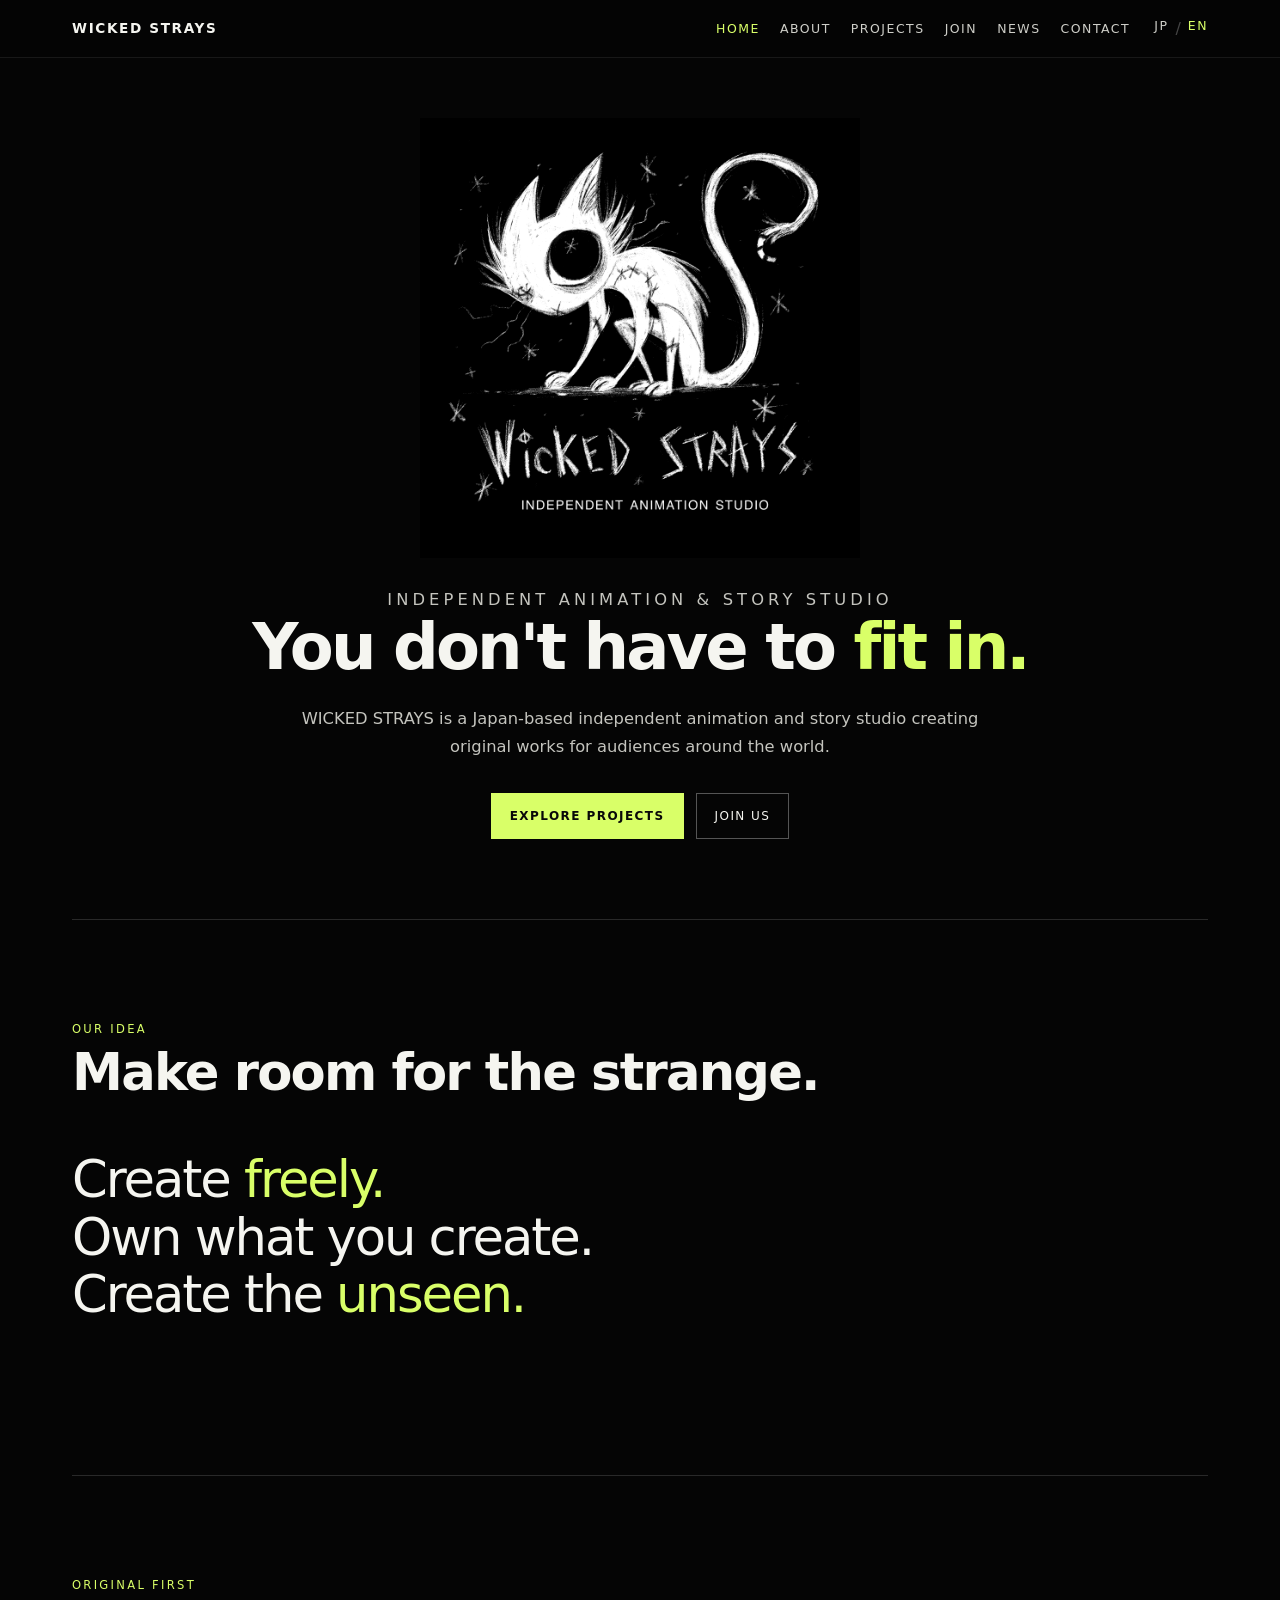
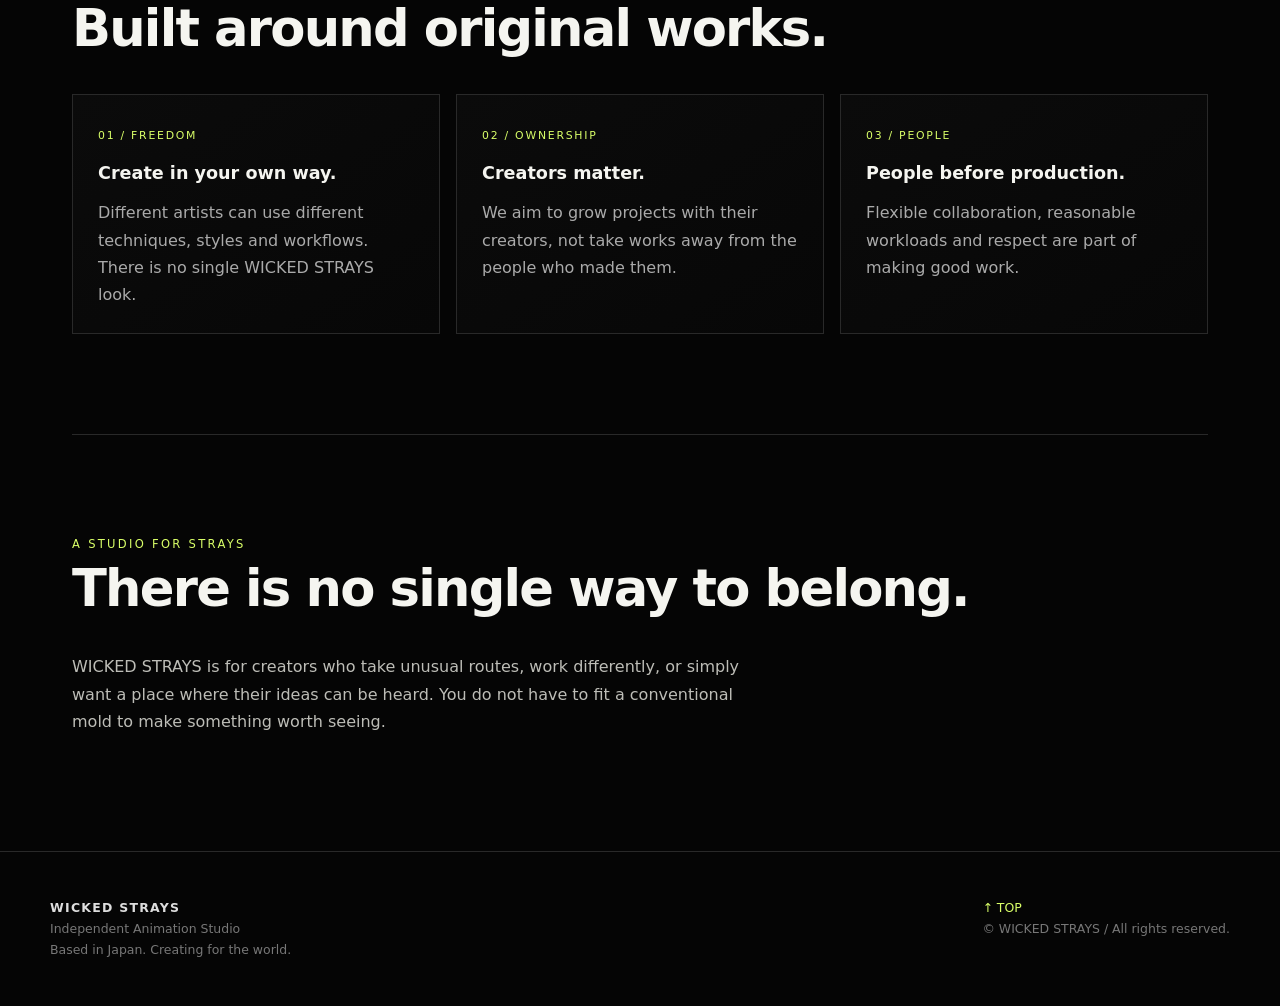
<file: index.html>
<!doctype html>
<html lang="en">
<head>
<meta charset="utf-8">
<meta name="viewport" content="width=device-width,initial-scale=1">
<title>WICKED STRAYS — WICKED STRAYS</title>
<meta name="description" content="Independent Animation &amp; Story Studio">
<link rel="stylesheet" href="css/style.css">
</head>
<body>
<header class="site-header">
<nav class="nav">
<a class="nav-logo" href="index.html">WICKED STRAYS</a>
<button class="mobile-toggle" aria-expanded="false" aria-label="Open menu">MENU</button>
<div class="nav-links"><a class="active" href="index.html">HOME</a><a class="" href="about.html">ABOUT</a><a class="" href="projects.html">PROJECTS</a><a class="" href="join.html">JOIN</a><a class="" href="news.html">NEWS</a><a class="" href="contact.html">CONTACT</a><span class="lang"><a href="jp/index.html">JP</a><i>/</i><a class="active" href="index.html">EN</a></span></div>
</nav>
</header>
<main>
<section class="hero">
  <div class="hero-inner">
    <img class="hero-logo" src="images/IMG_6267.png" alt="WICKED STRAYS logo">
    <p class="kicker">Independent Animation &amp; Story Studio</p>
    <h1>You don't have to <span>fit in.</span></h1>
    <p>WICKED STRAYS is a Japan-based independent animation and story studio creating original works for audiences around the world.</p>
    <div class="cta-row">
      <a class="button primary" href="projects.html">Explore Projects</a>
      <a class="button" href="join.html">Join Us</a>
    </div>
  </div>
</section>
<section class="section">
  <div class="section-head"><div><div class="eyebrow">Our idea</div><h2>Make room for the strange.</h2></div></div>
  <p class="manifesto">Create <em>freely.</em><br>Own what you create.<br>Create the <em>unseen.</em></p>
</section>
<section class="section">
  <div class="section-head"><div><div class="eyebrow">Original First</div><h2>Built around original works.</h2></div></div>
  <div class="grid">
    <article class="card"><span class="tag">01 / Freedom</span><h3>Create in your own way.</h3><p>Different artists can use different techniques, styles and workflows. There is no single WICKED STRAYS look.</p></article>
    <article class="card"><span class="tag">02 / Ownership</span><h3>Creators matter.</h3><p>We aim to grow projects with their creators, not take works away from the people who made them.</p></article>
    <article class="card"><span class="tag">03 / People</span><h3>People before production.</h3><p>Flexible collaboration, reasonable workloads and respect are part of making good work.</p></article>
  </div>
</section>
<section class="section">
  <div class="section-head"><div><div class="eyebrow">A Studio for Strays</div><h2>There is no single way to belong.</h2></div></div>
  <p class="lead">WICKED STRAYS is for creators who take unusual routes, work differently, or simply want a place where their ideas can be heard. You do not have to fit a conventional mold to make something worth seeing.</p>
</section>
</main>
<footer class="footer"><div class="footer-inner"><div><strong>WICKED STRAYS</strong><br>Independent Animation Studio<br>Based in Japan. Creating for the world.</div><div><a class="backtop" href="#">↑ TOP</a><br>© WICKED STRAYS / All rights reserved.</div></div></footer>
<script src="js/script.js"></script>
</body>
</html>
</file>
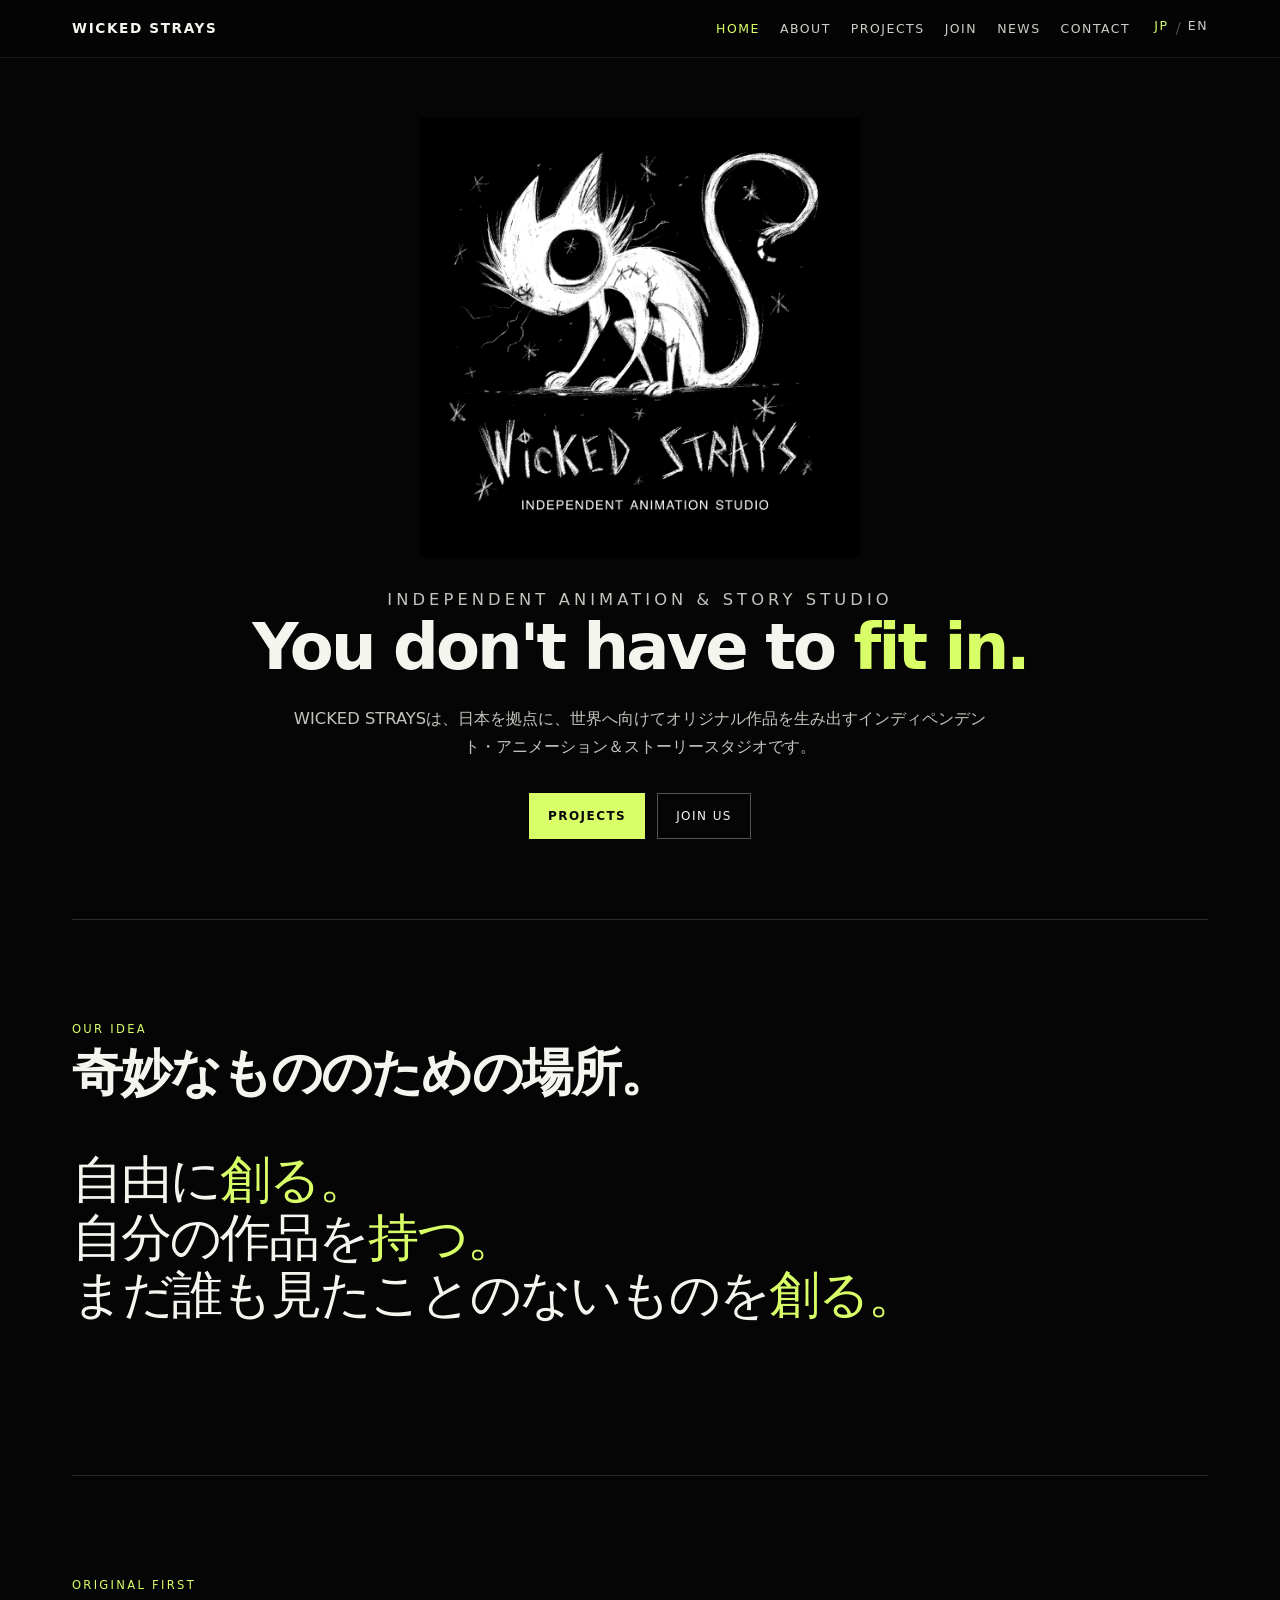
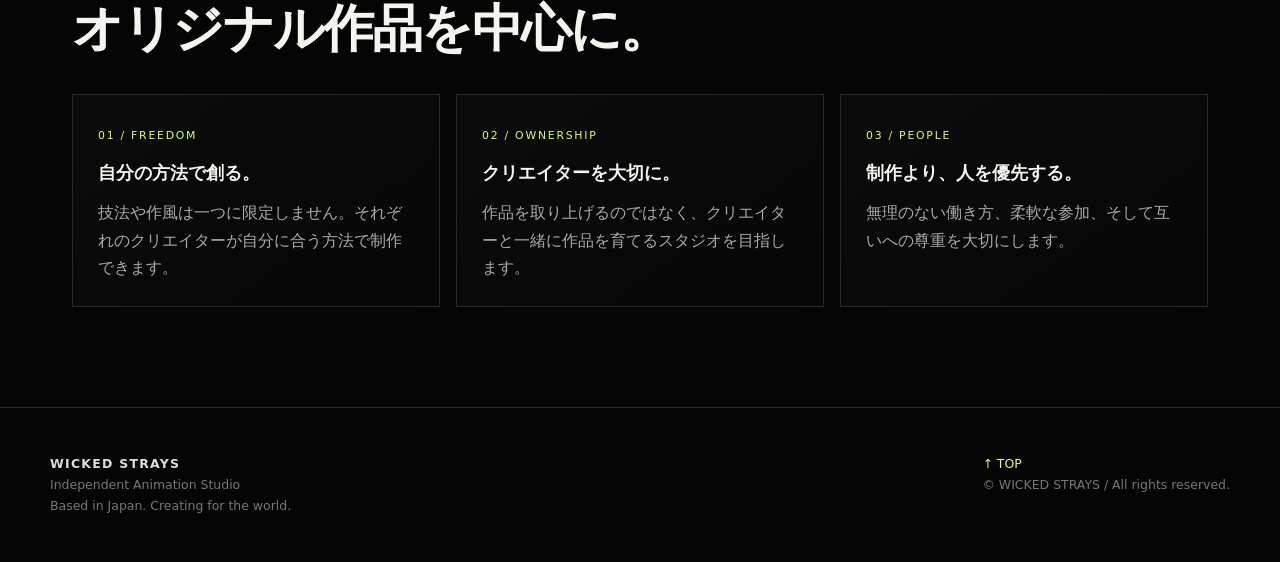
<file: jp/index.html>
<!doctype html>
<html lang="ja">
<head>
<meta charset="utf-8">
<meta name="viewport" content="width=device-width,initial-scale=1">
<title>WICKED STRAYS — WICKED STRAYS</title>
<meta name="description" content="インディペンデント・アニメーション＆ストーリースタジオ">
<link rel="stylesheet" href="../css/style.css">
</head>
<body>
<header class="site-header">
<nav class="nav">
<a class="nav-logo" href="../index.html">WICKED STRAYS</a>
<button class="mobile-toggle" aria-expanded="false" aria-label="Open menu">MENU</button>
<div class="nav-links"><a class="active" href="index.html">HOME</a><a class="" href="about.html">ABOUT</a><a class="" href="projects.html">PROJECTS</a><a class="" href="join.html">JOIN</a><a class="" href="news.html">NEWS</a><a class="" href="contact.html">CONTACT</a><span class="lang"><a class="active" href="index.html">JP</a><i>/</i><a href="../index.html">EN</a></span></div>
</nav>
</header>
<main>
<section class="hero"><div class="hero-inner">
<img class="hero-logo" src="../images/IMG_6267.png" alt="WICKED STRAYS ロゴ">
<p class="kicker">Independent Animation &amp; Story Studio</p>
<h1>You don't have to <span>fit in.</span></h1>
<p>WICKED STRAYSは、日本を拠点に、世界へ向けてオリジナル作品を生み出すインディペンデント・アニメーション＆ストーリースタジオです。</p>
<div class="cta-row"><a class="button primary" href="projects.html">PROJECTS</a><a class="button" href="join.html">JOIN US</a></div>
</div></section>
<section class="section"><div class="section-head"><div><div class="eyebrow">Our idea</div><h2>奇妙なもののための場所。</h2></div></div>
<p class="manifesto">自由に<em>創る。</em><br>自分の作品を<em>持つ。</em><br>まだ誰も見たことのないものを<em>創る。</em></p></section>
<section class="section"><div class="section-head"><div><div class="eyebrow">Original First</div><h2>オリジナル作品を中心に。</h2></div></div>
<div class="grid">
<article class="card"><span class="tag">01 / Freedom</span><h3>自分の方法で創る。</h3><p>技法や作風は一つに限定しません。それぞれのクリエイターが自分に合う方法で制作できます。</p></article>
<article class="card"><span class="tag">02 / Ownership</span><h3>クリエイターを大切に。</h3><p>作品を取り上げるのではなく、クリエイターと一緒に作品を育てるスタジオを目指します。</p></article>
<article class="card"><span class="tag">03 / People</span><h3>制作より、人を優先する。</h3><p>無理のない働き方、柔軟な参加、そして互いへの尊重を大切にします。</p></article>
</div></section>
</main>
<footer class="footer"><div class="footer-inner"><div><strong>WICKED STRAYS</strong><br>Independent Animation Studio<br>Based in Japan. Creating for the world.</div><div><a class="backtop" href="#">↑ TOP</a><br>© WICKED STRAYS / All rights reserved.</div></div></footer>
<script src="../js/script.js"></script>
</body>
</html>
</file>
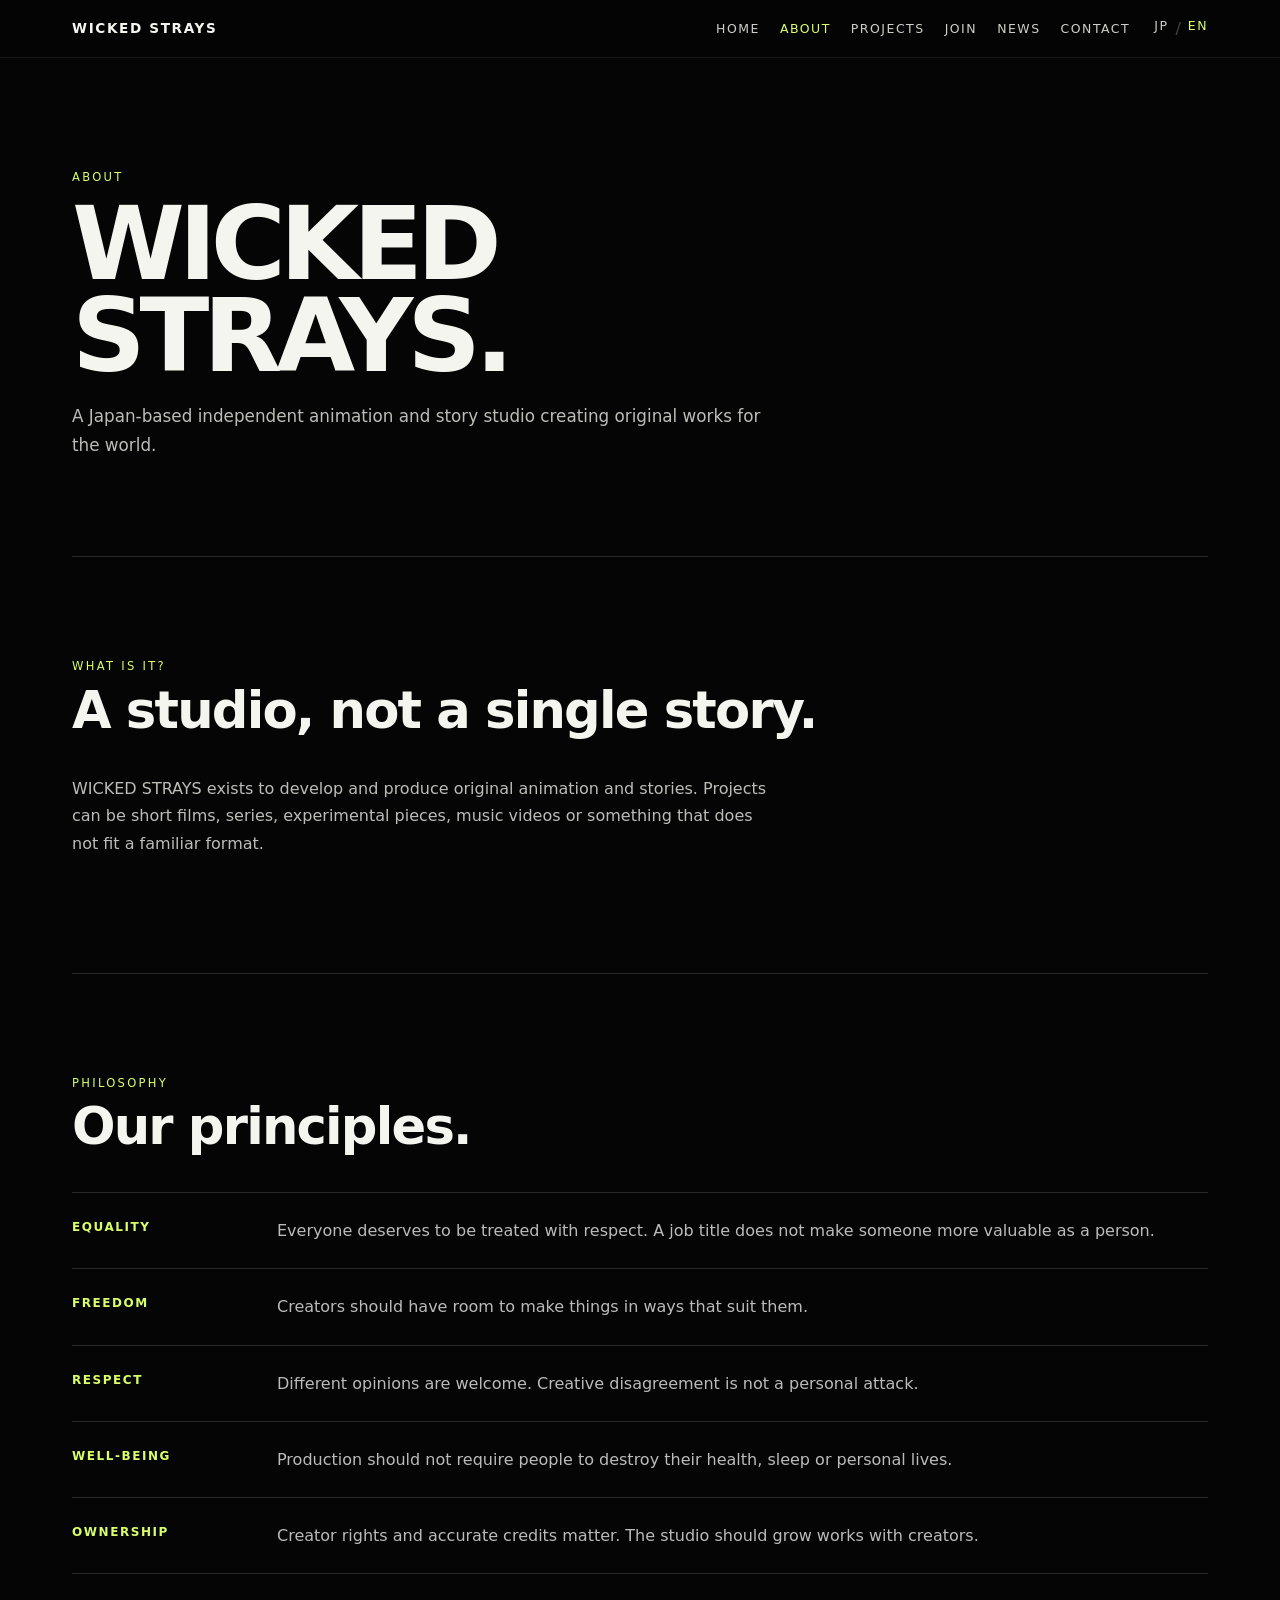
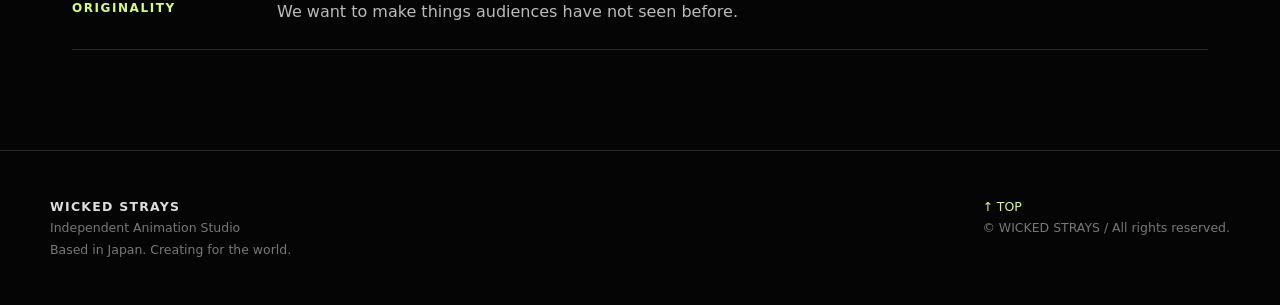
<file: about.html>
<!doctype html>
<html lang="en">
<head>
<meta charset="utf-8">
<meta name="viewport" content="width=device-width,initial-scale=1">
<title>WICKED STRAYS — About WICKED STRAYS</title>
<meta name="description" content="A studio built around freedom, originality and respect.">
<link rel="stylesheet" href="css/style.css">
</head>
<body>
<header class="site-header">
<nav class="nav">
<a class="nav-logo" href="index.html">WICKED STRAYS</a>
<button class="mobile-toggle" aria-expanded="false" aria-label="Open menu">MENU</button>
<div class="nav-links"><a class="" href="index.html">HOME</a><a class="active" href="about.html">ABOUT</a><a class="" href="projects.html">PROJECTS</a><a class="" href="join.html">JOIN</a><a class="" href="news.html">NEWS</a><a class="" href="contact.html">CONTACT</a><span class="lang"><a href="jp/about.html">JP</a><i>/</i><a class="active" href="about.html">EN</a></span></div>
</nav>
</header>
<main>
<section class="page-hero"><div class="eyebrow">About</div><h1>WICKED<br>STRAYS.</h1><p>A Japan-based independent animation and story studio creating original works for the world.</p></section>
<section class="section"><div class="section-head"><div><div class="eyebrow">What is it?</div><h2>A studio, not a single story.</h2></div></div><p class="lead">WICKED STRAYS exists to develop and produce original animation and stories. Projects can be short films, series, experimental pieces, music videos or something that does not fit a familiar format.</p></section>
<section class="section"><div class="section-head"><div><div class="eyebrow">Philosophy</div><h2>Our principles.</h2></div></div>
<div class="list">
<div class="list-item"><strong>Equality</strong><p>Everyone deserves to be treated with respect. A job title does not make someone more valuable as a person.</p></div>
<div class="list-item"><strong>Freedom</strong><p>Creators should have room to make things in ways that suit them.</p></div>
<div class="list-item"><strong>Respect</strong><p>Different opinions are welcome. Creative disagreement is not a personal attack.</p></div>
<div class="list-item"><strong>Well-being</strong><p>Production should not require people to destroy their health, sleep or personal lives.</p></div>
<div class="list-item"><strong>Ownership</strong><p>Creator rights and accurate credits matter. The studio should grow works with creators.</p></div>
<div class="list-item"><strong>Originality</strong><p>We want to make things audiences have not seen before.</p></div>
</div></section>
</main>
<footer class="footer"><div class="footer-inner"><div><strong>WICKED STRAYS</strong><br>Independent Animation Studio<br>Based in Japan. Creating for the world.</div><div><a class="backtop" href="#">↑ TOP</a><br>© WICKED STRAYS / All rights reserved.</div></div></footer>
<script src="js/script.js"></script>
</body>
</html>
</file>
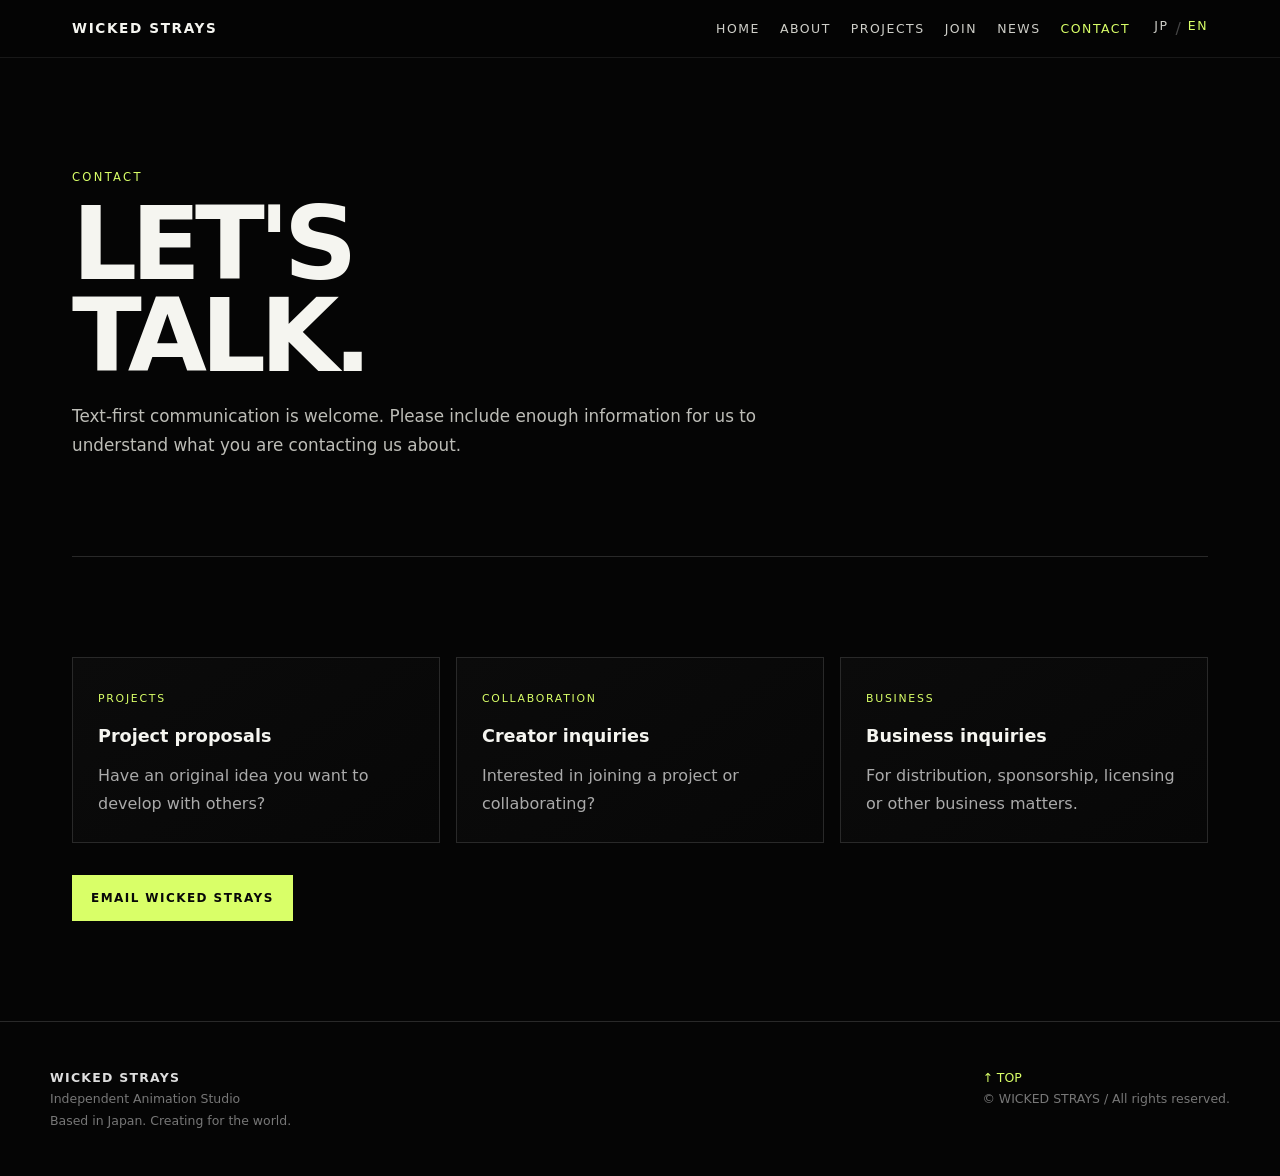
<file: contact.html>
<!doctype html>
<html lang="en">
<head>
<meta charset="utf-8">
<meta name="viewport" content="width=device-width,initial-scale=1">
<title>WICKED STRAYS — Contact WICKED STRAYS</title>
<meta name="description" content="For project proposals, collaboration, animation work and general inquiries.">
<link rel="stylesheet" href="css/style.css">
</head>
<body>
<header class="site-header">
<nav class="nav">
<a class="nav-logo" href="index.html">WICKED STRAYS</a>
<button class="mobile-toggle" aria-expanded="false" aria-label="Open menu">MENU</button>
<div class="nav-links"><a class="" href="index.html">HOME</a><a class="" href="about.html">ABOUT</a><a class="" href="projects.html">PROJECTS</a><a class="" href="join.html">JOIN</a><a class="" href="news.html">NEWS</a><a class="active" href="contact.html">CONTACT</a><span class="lang"><a href="jp/contact.html">JP</a><i>/</i><a class="active" href="contact.html">EN</a></span></div>
</nav>
</header>
<main>
<section class="page-hero"><div class="eyebrow">Contact</div><h1>LET'S<br>TALK.</h1><p>Text-first communication is welcome. Please include enough information for us to understand what you are contacting us about.</p></section>
<section class="section"><div class="grid">
<article class="card"><span class="tag">Projects</span><h3>Project proposals</h3><p>Have an original idea you want to develop with others?</p></article>
<article class="card"><span class="tag">Collaboration</span><h3>Creator inquiries</h3><p>Interested in joining a project or collaborating?</p></article>
<article class="card"><span class="tag">Business</span><h3>Business inquiries</h3><p>For distribution, sponsorship, licensing or other business matters.</p></article>
</div><div class="cta-row" style="justify-content:flex-start"><a class="button primary" href="mailto:wickedstrays@gmail.com">Email WICKED STRAYS</a></div></section>
</main>
<footer class="footer"><div class="footer-inner"><div><strong>WICKED STRAYS</strong><br>Independent Animation Studio<br>Based in Japan. Creating for the world.</div><div><a class="backtop" href="#">↑ TOP</a><br>© WICKED STRAYS / All rights reserved.</div></div></footer>
<script src="js/script.js"></script>
</body>
</html>
</file>
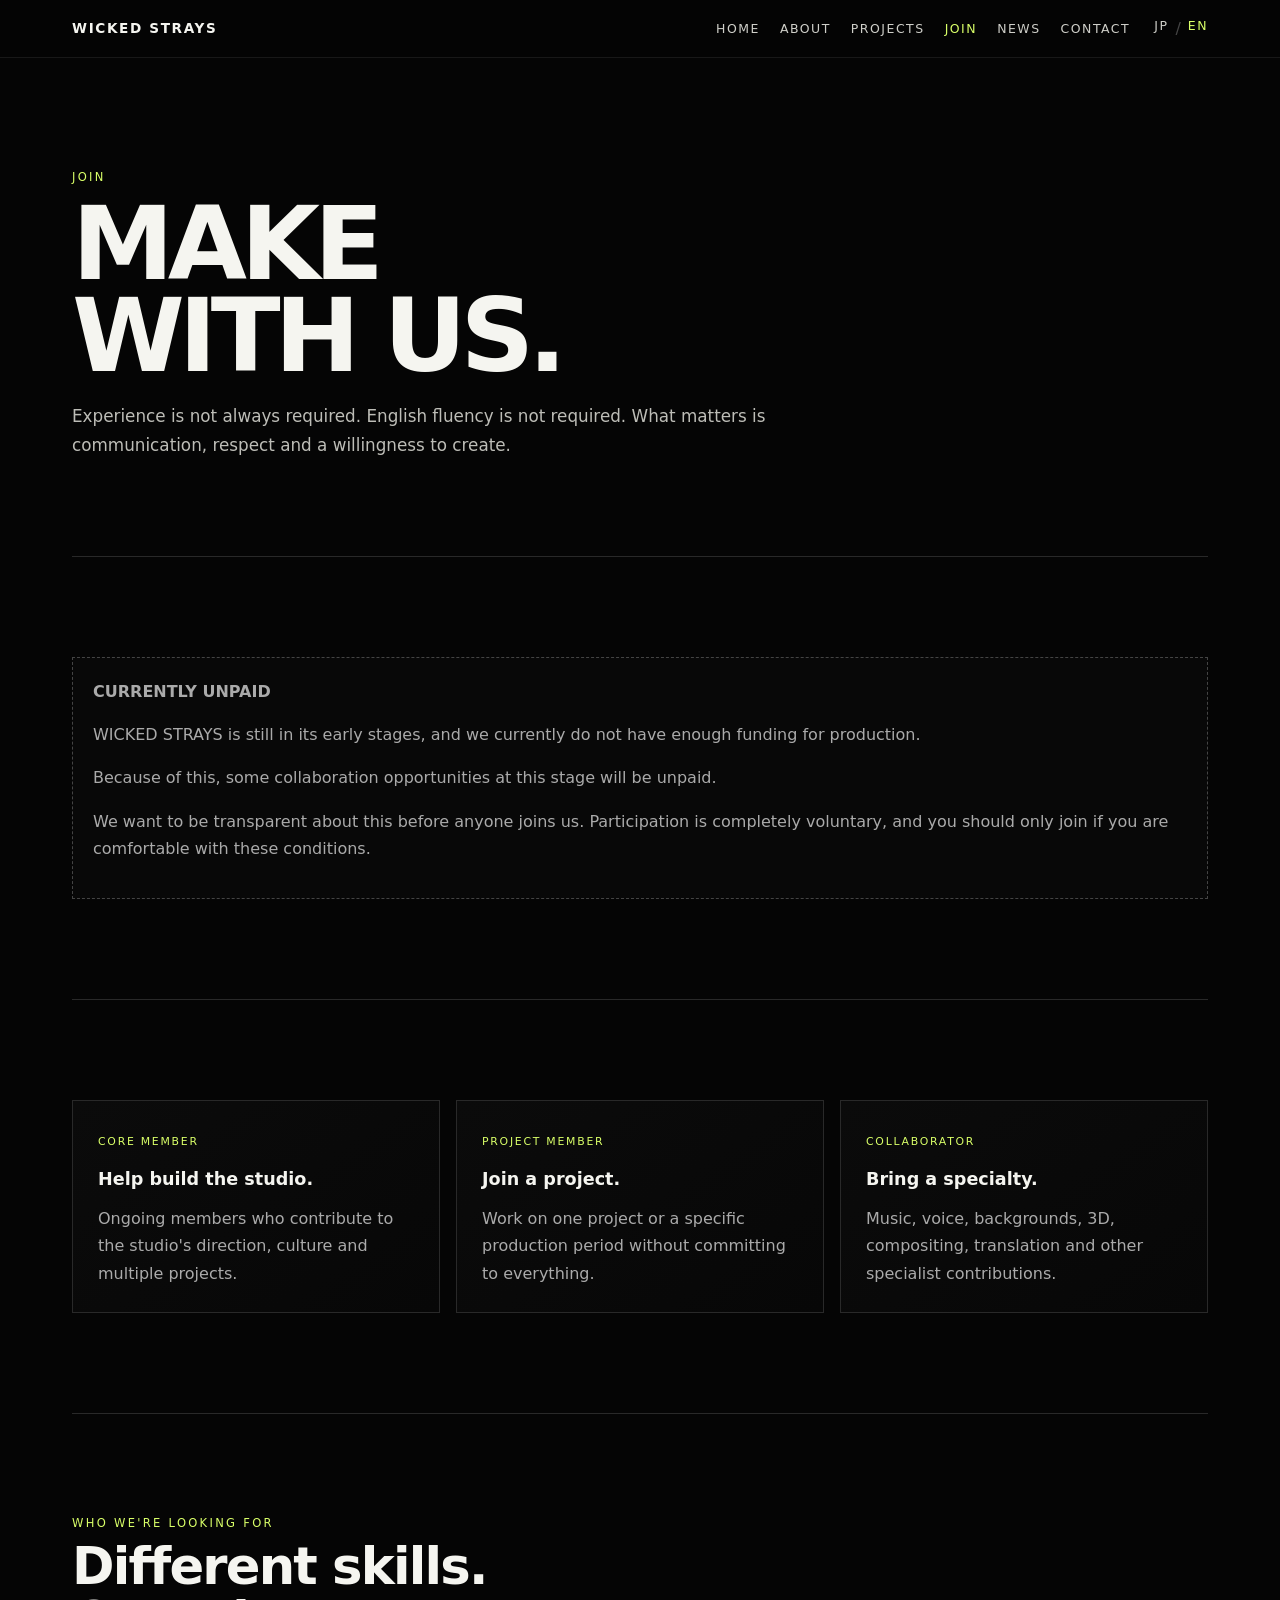
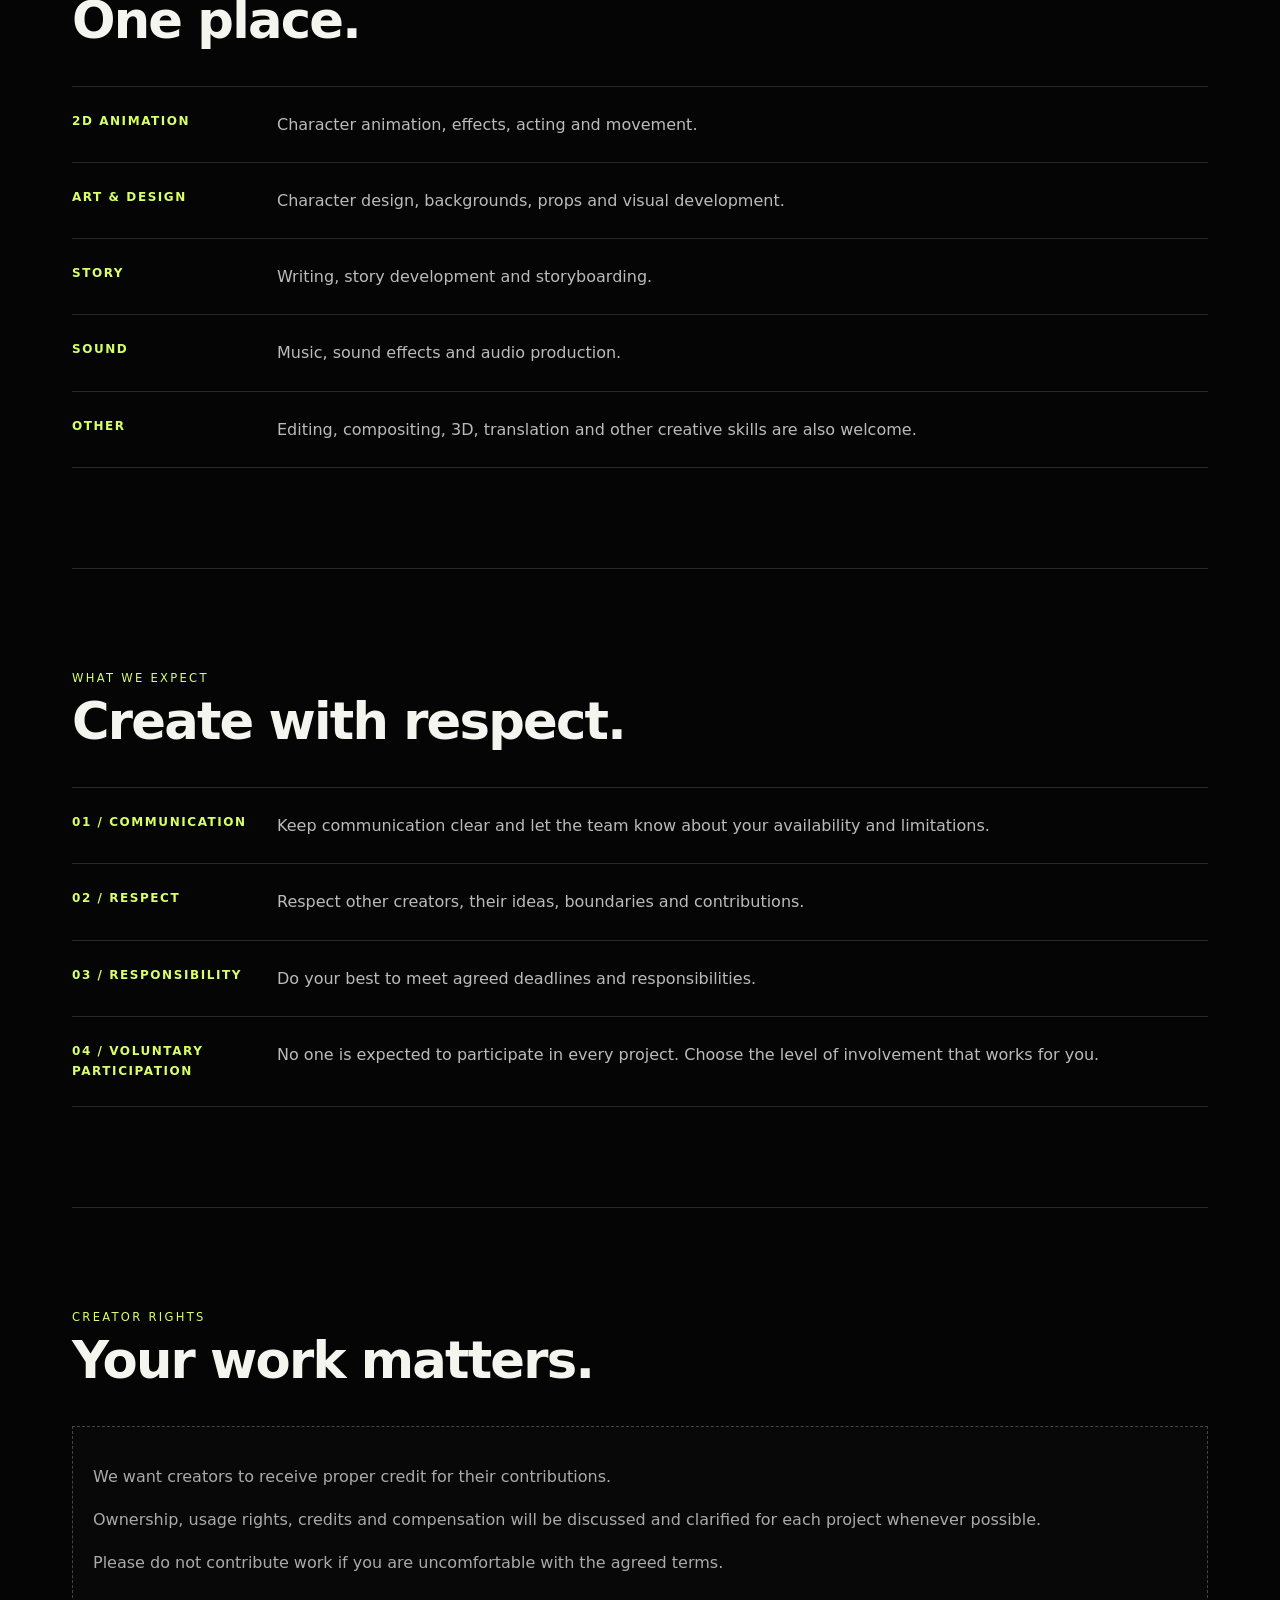
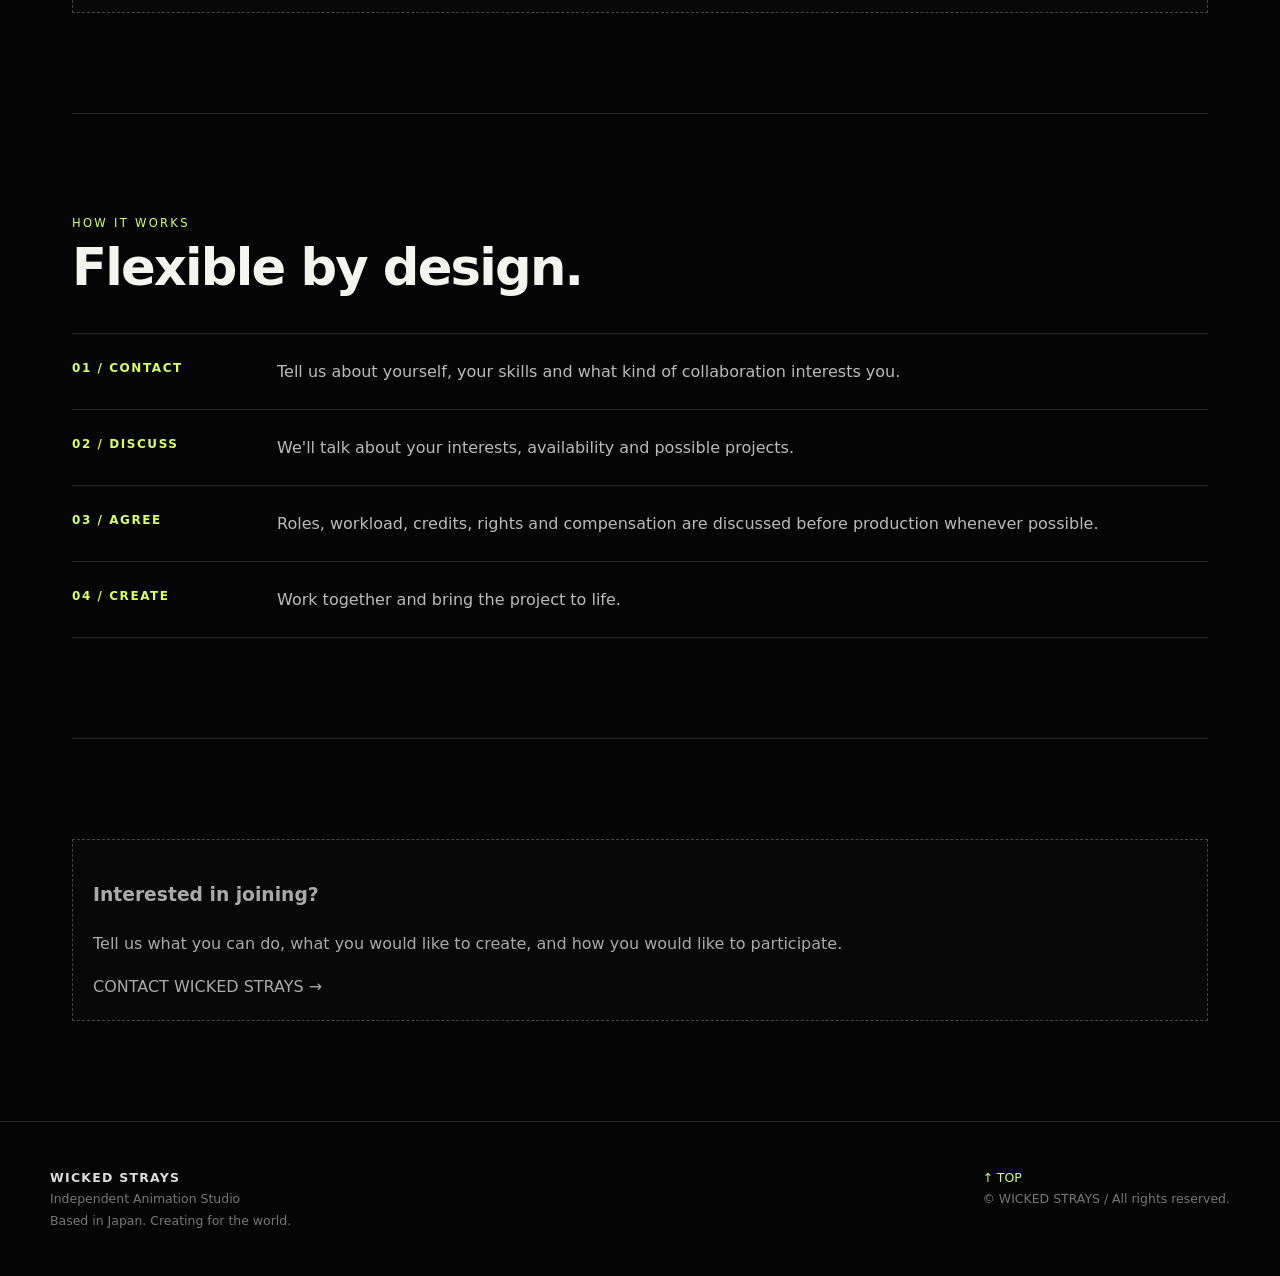
<file: join.html>
<!doctype html>
<html lang="en">
<head>
<meta charset="utf-8">
<meta name="viewport" content="width=device-width,initial-scale=1">
<title>WICKED STRAYS — Join WICKED STRAYS</title>
<meta name="description" content="You do not have to join everything. Find the kind of participation that works for you.">
<link rel="stylesheet" href="css/style.css">
</head>
<body>
<header class="site-header">
<nav class="nav">
<a class="nav-logo" href="index.html">WICKED STRAYS</a>
<button class="mobile-toggle" aria-expanded="false" aria-label="Open menu">MENU</button>
<div class="nav-links"><a class="" href="index.html">HOME</a><a class="" href="about.html">ABOUT</a><a class="" href="projects.html">PROJECTS</a><a class="active" href="join.html">JOIN</a><a class="" href="news.html">NEWS</a><a class="" href="contact.html">CONTACT</a><span class="lang"><a href="jp/join.html">JP</a><i>/</i><a class="active" href="join.html">EN</a></span></div>
</nav>
</header>
<main>

<section class="page-hero">
  <div class="eyebrow">Join</div>
  <h1>MAKE<br>WITH US.</h1>
  <p>
    Experience is not always required. English fluency is not required.
    What matters is communication, respect and a willingness to create.
  </p>
</section>


<!-- CURRENT FUNDING STATUS -->
<section class="section">

  <div class="notice">
    <strong>CURRENTLY UNPAID</strong>

    <p>
      WICKED STRAYS is still in its early stages,
      and we currently do not have enough funding for production.
    </p>

    <p>
      Because of this, some collaboration opportunities
      at this stage will be unpaid.
    </p>

    <p>
      We want to be transparent about this before anyone joins us.
      Participation is completely voluntary, and you should only join
      if you are comfortable with these conditions.
    </p>
  </div>

</section>


<!-- PARTICIPATION TYPES -->
<section class="section">

  <div class="grid">

    <article class="card">
      <span class="tag">Core Member</span>
      <h3>Help build the studio.</h3>
      <p>
        Ongoing members who contribute to the studio's direction,
        culture and multiple projects.
      </p>
    </article>

    <article class="card">
      <span class="tag">Project Member</span>
      <h3>Join a project.</h3>
      <p>
        Work on one project or a specific production period
        without committing to everything.
      </p>
    </article>

    <article class="card">
      <span class="tag">Collaborator</span>
      <h3>Bring a specialty.</h3>
      <p>
        Music, voice, backgrounds, 3D, compositing, translation
        and other specialist contributions.
      </p>
    </article>

  </div>

</section>


<!-- WHO WE'RE LOOKING FOR -->
<section class="section">

  <div class="section-head">
    <div>
      <div class="eyebrow">Who we're looking for</div>
      <h2>Different skills.<br>One place.</h2>
    </div>
  </div>

  <div class="list">

    <div class="list-item">
      <strong>2D ANIMATION</strong>
      <p>Character animation, effects, acting and movement.</p>
    </div>

    <div class="list-item">
      <strong>ART & DESIGN</strong>
      <p>Character design, backgrounds, props and visual development.</p>
    </div>

    <div class="list-item">
      <strong>STORY</strong>
      <p>Writing, story development and storyboarding.</p>
    </div>

    <div class="list-item">
      <strong>SOUND</strong>
      <p>Music, sound effects and audio production.</p>
    </div>

    <div class="list-item">
      <strong>OTHER</strong>
      <p>
        Editing, compositing, 3D, translation and other creative skills
        are also welcome.
      </p>
    </div>

  </div>

</section>


<!-- EXPECTATIONS -->
<section class="section">

  <div class="section-head">
    <div>
      <div class="eyebrow">What we expect</div>
      <h2>Create with respect.</h2>
    </div>
  </div>

  <div class="list">

    <div class="list-item">
      <strong>01 / COMMUNICATION</strong>
      <p>
        Keep communication clear and let the team know
        about your availability and limitations.
      </p>
    </div>

    <div class="list-item">
      <strong>02 / RESPECT</strong>
      <p>
        Respect other creators, their ideas, boundaries and contributions.
      </p>
    </div>

    <div class="list-item">
      <strong>03 / RESPONSIBILITY</strong>
      <p>
        Do your best to meet agreed deadlines and responsibilities.
      </p>
    </div>

    <div class="list-item">
      <strong>04 / VOLUNTARY PARTICIPATION</strong>
      <p>
        No one is expected to participate in every project.
        Choose the level of involvement that works for you.
      </p>
    </div>

  </div>

</section>


<!-- CREATOR RIGHTS -->
<section class="section">

  <div class="section-head">
    <div>
      <div class="eyebrow">Creator Rights</div>
      <h2>Your work matters.</h2>
    </div>
  </div>

  <div class="notice">

    <p>
      We want creators to receive proper credit for their contributions.
    </p>

    <p>
      Ownership, usage rights, credits and compensation
      will be discussed and clarified for each project whenever possible.
    </p>

    <p>
      Please do not contribute work if you are uncomfortable
      with the agreed terms.
    </p>

  </div>

</section>


<!-- HOW IT WORKS -->
<section class="section">

  <div class="section-head">
    <div>
      <div class="eyebrow">How it works</div>
      <h2>Flexible by design.</h2>
    </div>
  </div>

  <div class="list">

    <div class="list-item">
      <strong>01 / CONTACT</strong>
      <p>
        Tell us about yourself, your skills and what kind of
        collaboration interests you.
      </p>
    </div>

    <div class="list-item">
      <strong>02 / DISCUSS</strong>
      <p>
        We'll talk about your interests, availability and
        possible projects.
      </p>
    </div>

    <div class="list-item">
      <strong>03 / AGREE</strong>
      <p>
        Roles, workload, credits, rights and compensation
        are discussed before production whenever possible.
      </p>
    </div>

    <div class="list-item">
      <strong>04 / CREATE</strong>
      <p>
        Work together and bring the project to life.
      </p>
    </div>

  </div>

</section>


<!-- CONTACT -->
<section class="section">
  <div class="notice">

    <h3>Interested in joining?</h3>

    <p>
      Tell us what you can do, what you would like to create,
      and how you would like to participate.
    </p>

    <a href="contact.html" class="news-link">
      CONTACT WICKED STRAYS →
    </a>

  </div>
</section>

</main>
<footer class="footer"><div class="footer-inner"><div><strong>WICKED STRAYS</strong><br>Independent Animation Studio<br>Based in Japan. Creating for the world.</div><div><a class="backtop" href="#">↑ TOP</a><br>© WICKED STRAYS / All rights reserved.</div></div></footer>
<script src="js/script.js"></script>
</body>
</html>
</file>
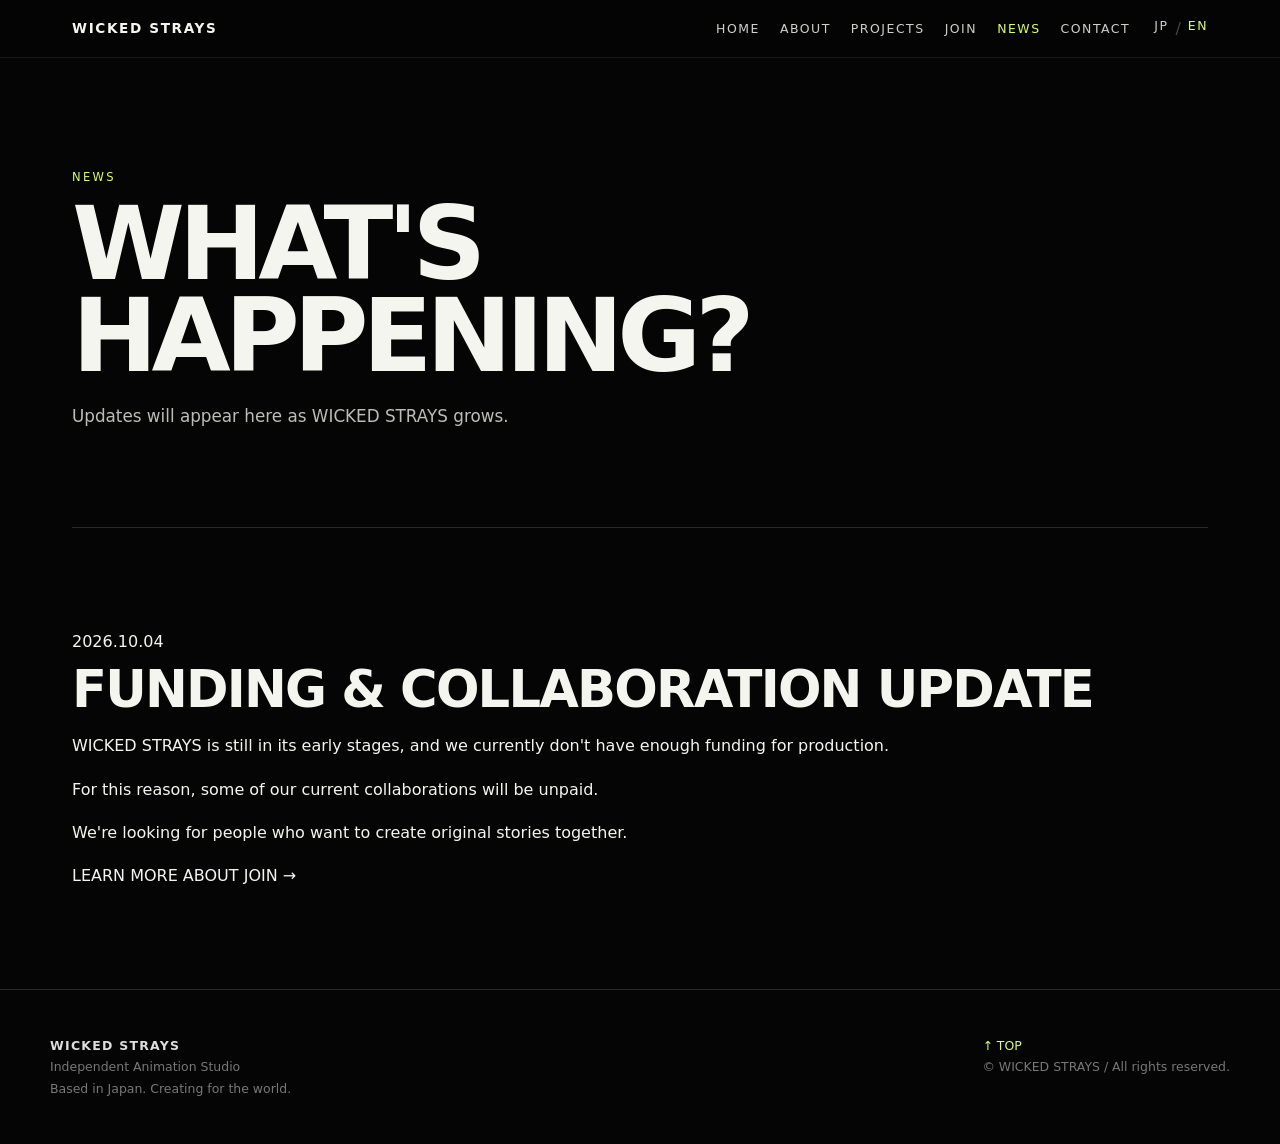
<file: news.html>
<!doctype html>
<html lang="en">
<head>
<meta charset="utf-8">
<meta name="viewport" content="width=device-width,initial-scale=1">
<title>WICKED STRAYS — Studio News</title>
<meta name="description" content="Announcements, releases, production updates and opportunities.">
<link rel="stylesheet" href="css/style.css">
</head>
<body>
<header class="site-header">
<nav class="nav">
<a class="nav-logo" href="index.html">WICKED STRAYS</a>
<button class="mobile-toggle" aria-expanded="false" aria-label="Open menu">MENU</button>
<div class="nav-links"><a class="" href="index.html">HOME</a><a class="" href="about.html">ABOUT</a><a class="" href="projects.html">PROJECTS</a><a class="" href="join.html">JOIN</a><a class="active" href="news.html">NEWS</a><a class="" href="contact.html">CONTACT</a><span class="lang"><a href="jp/news.html">JP</a><i>/</i><a class="active" href="news.html">EN</a></span></div>
</nav>
</header>
<main>
<section class="page-hero"><div class="eyebrow">News</div><h1>WHAT'S<br>HAPPENING?</h1><p>Updates will appear here as WICKED STRAYS grows.</p></section>
<section class="section">

  <article class="news-item">

    <div class="news-date">2026.10.04</div>

    <h2>FUNDING & COLLABORATION UPDATE</h2>

    <p>
      WICKED STRAYS is still in its early stages,
      and we currently don't have enough funding for production.
    </p>

    <p>
      For this reason, some of our current collaborations
      will be unpaid.
    </p>

    <p>
      We're looking for people who want to create
      original stories together.
    </p>

    <a href="join.html" class="news-link">LEARN MORE ABOUT JOIN →</a>

  </article>

</section>
</main>
<footer class="footer"><div class="footer-inner"><div><strong>WICKED STRAYS</strong><br>Independent Animation Studio<br>Based in Japan. Creating for the world.</div><div><a class="backtop" href="#">↑ TOP</a><br>© WICKED STRAYS / All rights reserved.</div></div></footer>
<script src="js/script.js"></script>
</body>
</html>
</file>
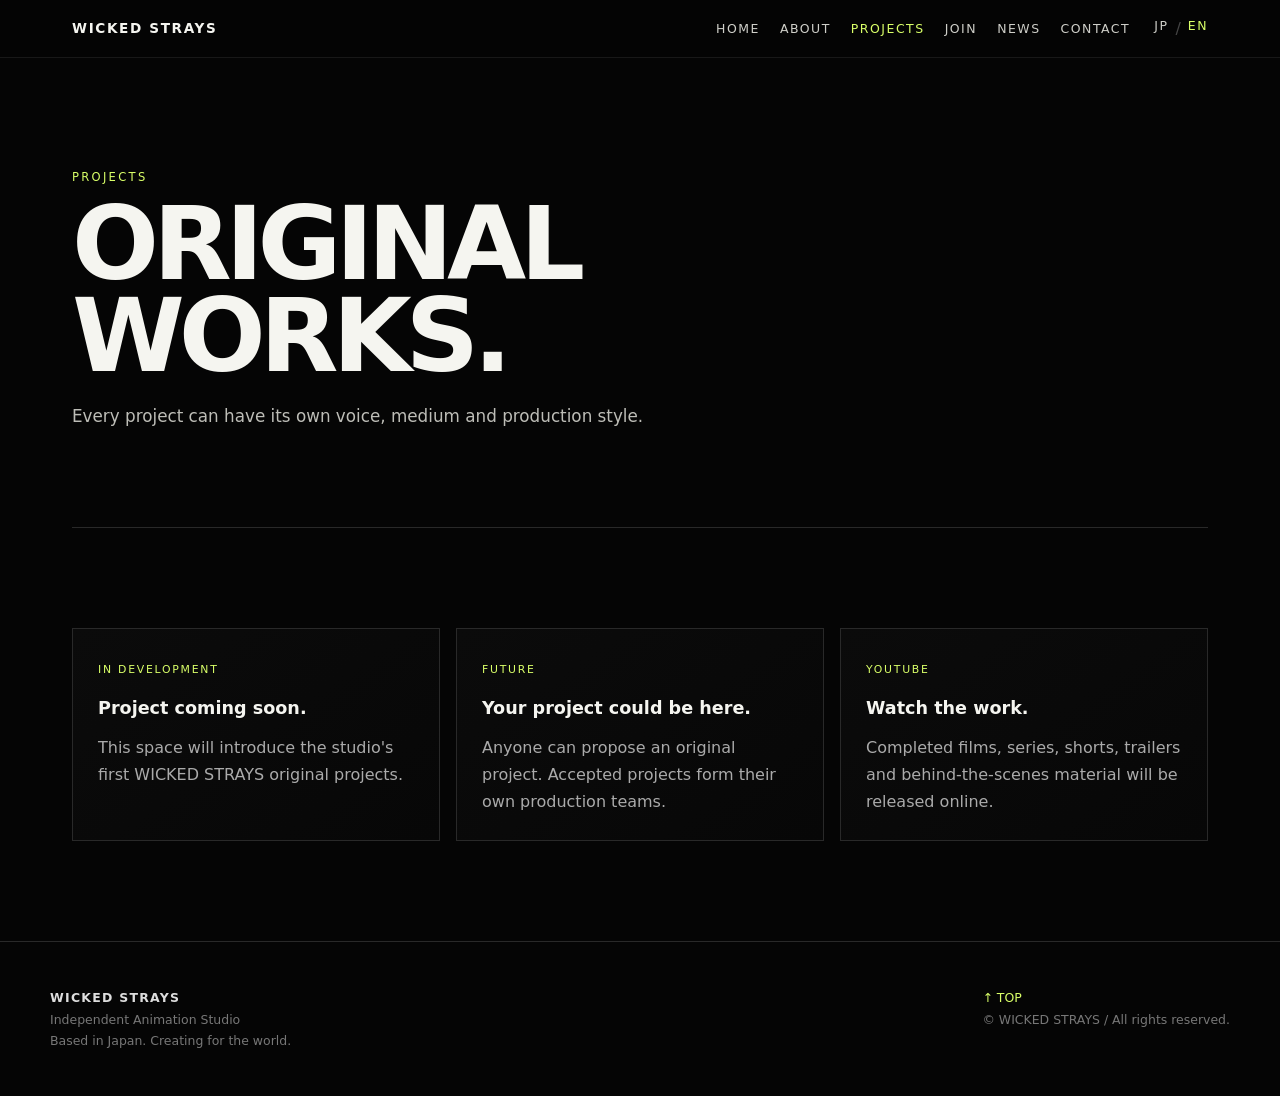
<file: projects.html>
<!doctype html>
<html lang="en">
<head>
<meta charset="utf-8">
<meta name="viewport" content="width=device-width,initial-scale=1">
<title>WICKED STRAYS — Original Works</title>
<meta name="description" content="Projects created or developed through WICKED STRAYS.">
<link rel="stylesheet" href="css/style.css">
</head>
<body>
<header class="site-header">
<nav class="nav">
<a class="nav-logo" href="index.html">WICKED STRAYS</a>
<button class="mobile-toggle" aria-expanded="false" aria-label="Open menu">MENU</button>
<div class="nav-links"><a class="" href="index.html">HOME</a><a class="" href="about.html">ABOUT</a><a class="active" href="projects.html">PROJECTS</a><a class="" href="join.html">JOIN</a><a class="" href="news.html">NEWS</a><a class="" href="contact.html">CONTACT</a><span class="lang"><a href="jp/projects.html">JP</a><i>/</i><a class="active" href="projects.html">EN</a></span></div>
</nav>
</header>
<main>
<section class="page-hero"><div class="eyebrow">Projects</div><h1>ORIGINAL<br>WORKS.</h1><p>Every project can have its own voice, medium and production style.</p></section>
<section class="section"><div class="grid">
<article class="card"><span class="tag">In Development</span><h3>Project coming soon.</h3><p>This space will introduce the studio's first WICKED STRAYS original projects.</p></article>
<article class="card"><span class="tag">Future</span><h3>Your project could be here.</h3><p>Anyone can propose an original project. Accepted projects form their own production teams.</p></article>
<article class="card"><span class="tag">YouTube</span><h3>Watch the work.</h3><p>Completed films, series, shorts, trailers and behind-the-scenes material will be released online.</p></article>
</div></section>
</main>
<footer class="footer"><div class="footer-inner"><div><strong>WICKED STRAYS</strong><br>Independent Animation Studio<br>Based in Japan. Creating for the world.</div><div><a class="backtop" href="#">↑ TOP</a><br>© WICKED STRAYS / All rights reserved.</div></div></footer>
<script src="js/script.js"></script>
</body>
</html>
</file>
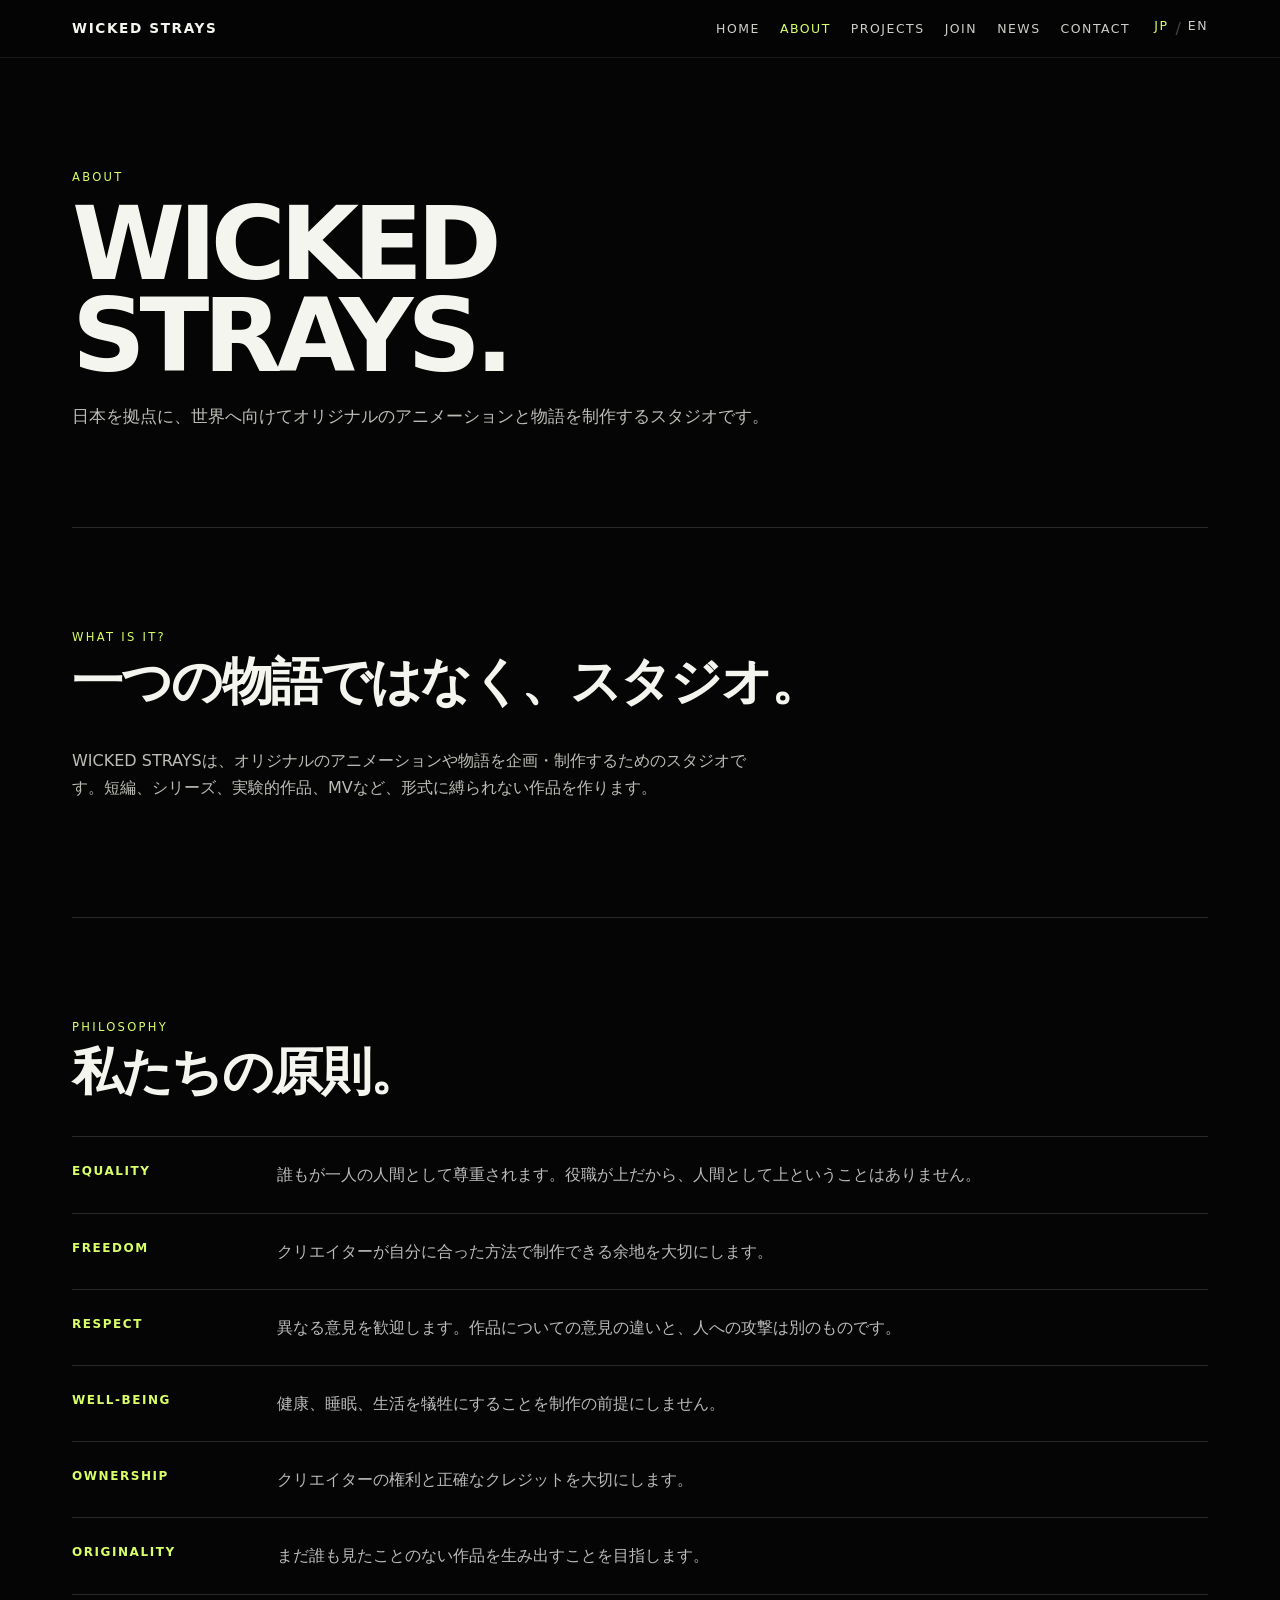
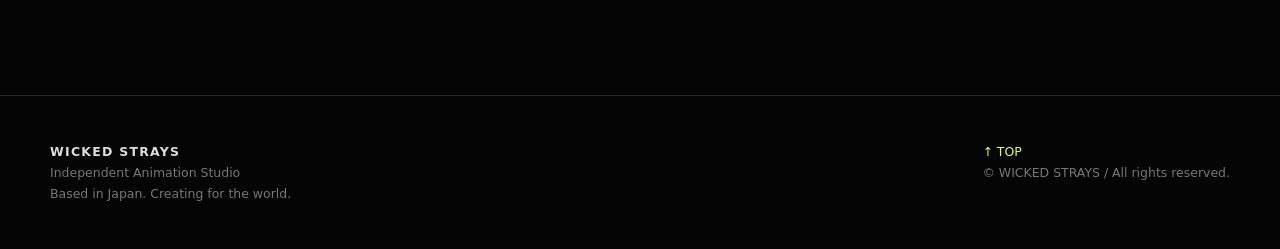
<file: jp/about.html>
<!doctype html>
<html lang="ja">
<head>
<meta charset="utf-8">
<meta name="viewport" content="width=device-width,initial-scale=1">
<title>WICKED STRAYS — WICKED STRAYSについて</title>
<meta name="description" content="自由、オリジナリティ、そして人への尊重を大切にするスタジオです。">
<link rel="stylesheet" href="../css/style.css">
</head>
<body>
<header class="site-header">
<nav class="nav">
<a class="nav-logo" href="../index.html">WICKED STRAYS</a>
<button class="mobile-toggle" aria-expanded="false" aria-label="Open menu">MENU</button>
<div class="nav-links"><a class="" href="index.html">HOME</a><a class="active" href="about.html">ABOUT</a><a class="" href="projects.html">PROJECTS</a><a class="" href="join.html">JOIN</a><a class="" href="news.html">NEWS</a><a class="" href="contact.html">CONTACT</a><span class="lang"><a class="active" href="about.html">JP</a><i>/</i><a href="../about.html">EN</a></span></div>
</nav>
</header>
<main>
<section class="page-hero"><div class="eyebrow">About</div><h1>WICKED<br>STRAYS.</h1><p>日本を拠点に、世界へ向けてオリジナルのアニメーションと物語を制作するスタジオです。</p></section>
<section class="section"><div class="section-head"><div><div class="eyebrow">What is it?</div><h2>一つの物語ではなく、スタジオ。</h2></div></div><p class="lead">WICKED STRAYSは、オリジナルのアニメーションや物語を企画・制作するためのスタジオです。短編、シリーズ、実験的作品、MVなど、形式に縛られない作品を作ります。</p></section>
<section class="section"><div class="section-head"><div><div class="eyebrow">Philosophy</div><h2>私たちの原則。</h2></div></div>
<div class="list">
<div class="list-item"><strong>Equality</strong><p>誰もが一人の人間として尊重されます。役職が上だから、人間として上ということはありません。</p></div>
<div class="list-item"><strong>Freedom</strong><p>クリエイターが自分に合った方法で制作できる余地を大切にします。</p></div>
<div class="list-item"><strong>Respect</strong><p>異なる意見を歓迎します。作品についての意見の違いと、人への攻撃は別のものです。</p></div>
<div class="list-item"><strong>Well-being</strong><p>健康、睡眠、生活を犠牲にすることを制作の前提にしません。</p></div>
<div class="list-item"><strong>Ownership</strong><p>クリエイターの権利と正確なクレジットを大切にします。</p></div>
<div class="list-item"><strong>Originality</strong><p>まだ誰も見たことのない作品を生み出すことを目指します。</p></div>
</div></section>
</main>
<footer class="footer"><div class="footer-inner"><div><strong>WICKED STRAYS</strong><br>Independent Animation Studio<br>Based in Japan. Creating for the world.</div><div><a class="backtop" href="#">↑ TOP</a><br>© WICKED STRAYS / All rights reserved.</div></div></footer>
<script src="../js/script.js"></script>
</body>
</html>
</file>
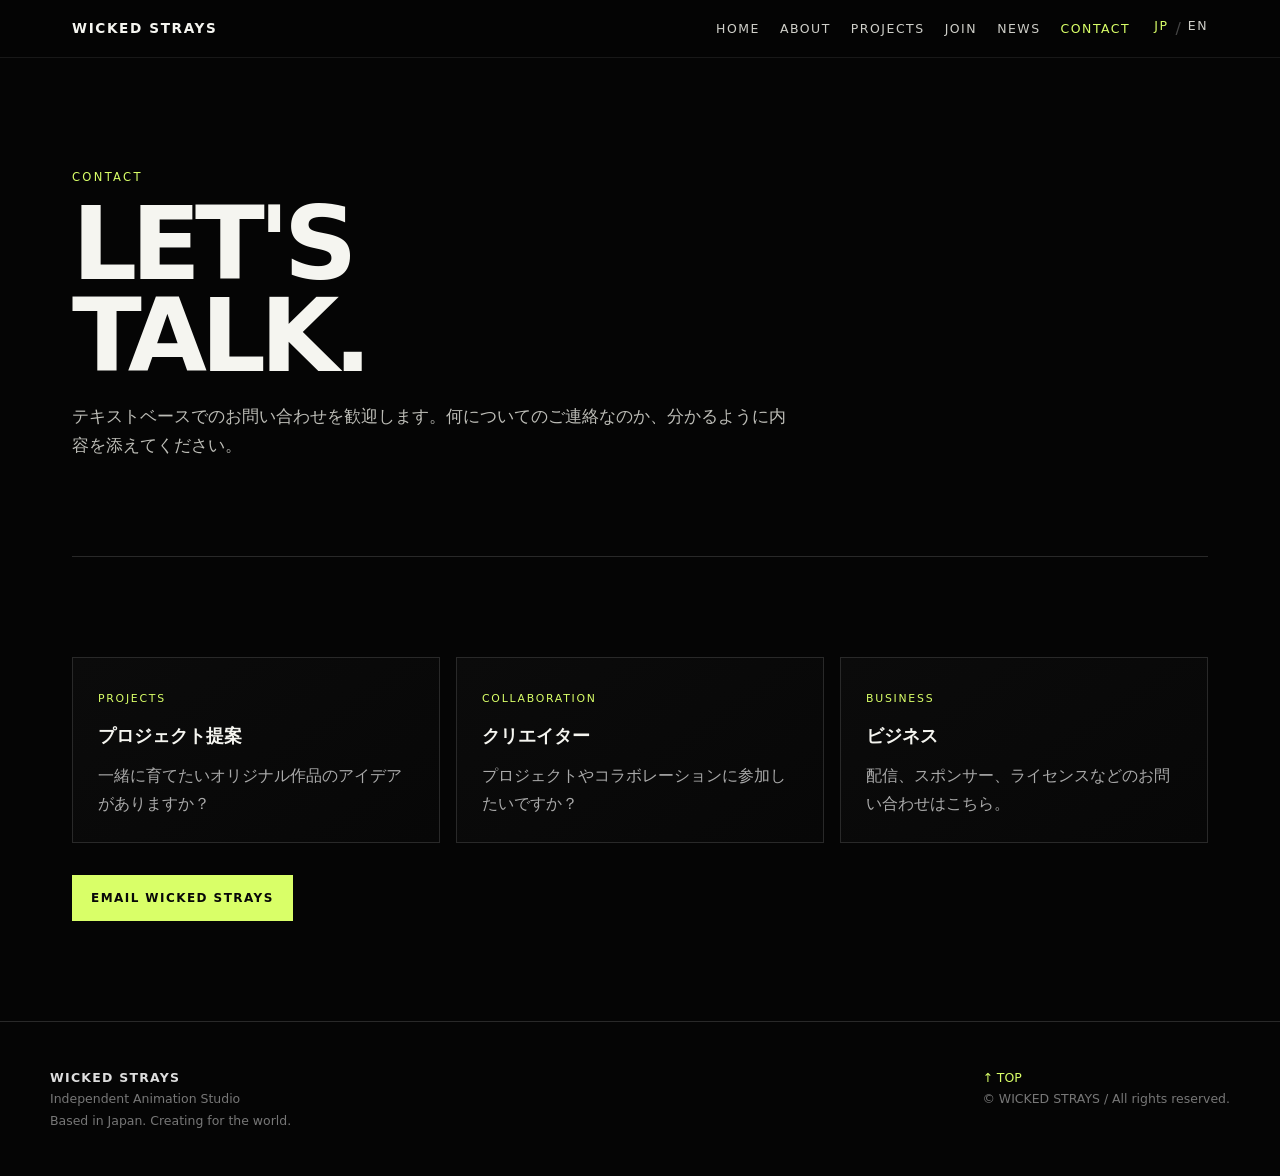
<file: jp/contact.html>
<!doctype html>
<html lang="ja">
<head>
<meta charset="utf-8">
<meta name="viewport" content="width=device-width,initial-scale=1">
<title>WICKED STRAYS — お問い合わせ</title>
<meta name="description" content="プロジェクト提案、コラボレーション、アニメーション制作、その他のお問い合わせ。">
<link rel="stylesheet" href="../css/style.css">
</head>
<body>
<header class="site-header">
<nav class="nav">
<a class="nav-logo" href="../index.html">WICKED STRAYS</a>
<button class="mobile-toggle" aria-expanded="false" aria-label="Open menu">MENU</button>
<div class="nav-links"><a class="" href="index.html">HOME</a><a class="" href="about.html">ABOUT</a><a class="" href="projects.html">PROJECTS</a><a class="" href="join.html">JOIN</a><a class="" href="news.html">NEWS</a><a class="active" href="contact.html">CONTACT</a><span class="lang"><a class="active" href="contact.html">JP</a><i>/</i><a href="../contact.html">EN</a></span></div>
</nav>
</header>
<main>
<section class="page-hero"><div class="eyebrow">Contact</div><h1>LET'S<br>TALK.</h1><p>テキストベースでのお問い合わせを歓迎します。何についてのご連絡なのか、分かるように内容を添えてください。</p></section>
<section class="section"><div class="grid">
<article class="card"><span class="tag">Projects</span><h3>プロジェクト提案</h3><p>一緒に育てたいオリジナル作品のアイデアがありますか？</p></article>
<article class="card"><span class="tag">Collaboration</span><h3>クリエイター</h3><p>プロジェクトやコラボレーションに参加したいですか？</p></article>
<article class="card"><span class="tag">Business</span><h3>ビジネス</h3><p>配信、スポンサー、ライセンスなどのお問い合わせはこちら。</p></article>
</div><div class="cta-row" style="justify-content:flex-start"><a class="button primary" href="mailto:wickedstrays@gmail.com">EMAIL WICKED STRAYS</a></div></section>
</main>
<footer class="footer"><div class="footer-inner"><div><strong>WICKED STRAYS</strong><br>Independent Animation Studio<br>Based in Japan. Creating for the world.</div><div><a class="backtop" href="#">↑ TOP</a><br>© WICKED STRAYS / All rights reserved.</div></div></footer>
<script src="../js/script.js"></script>
</body>
</html>
</file>
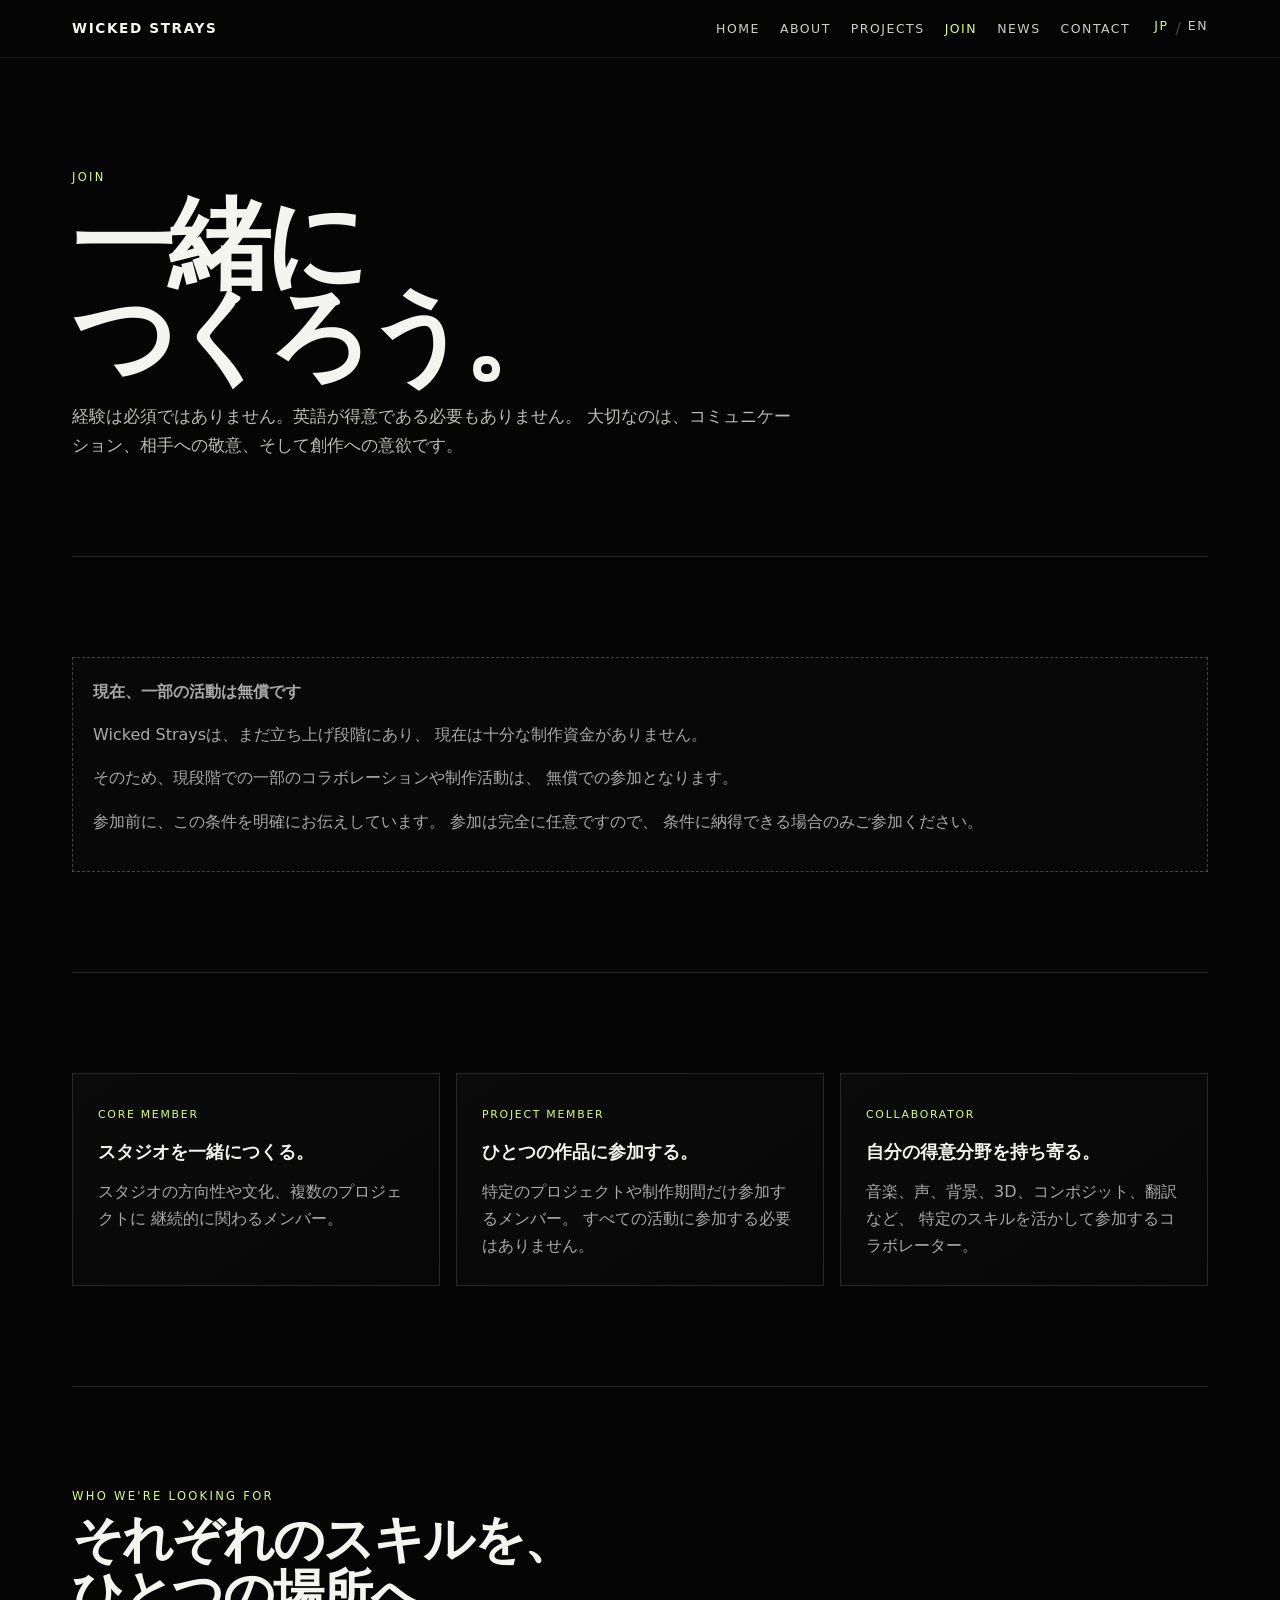
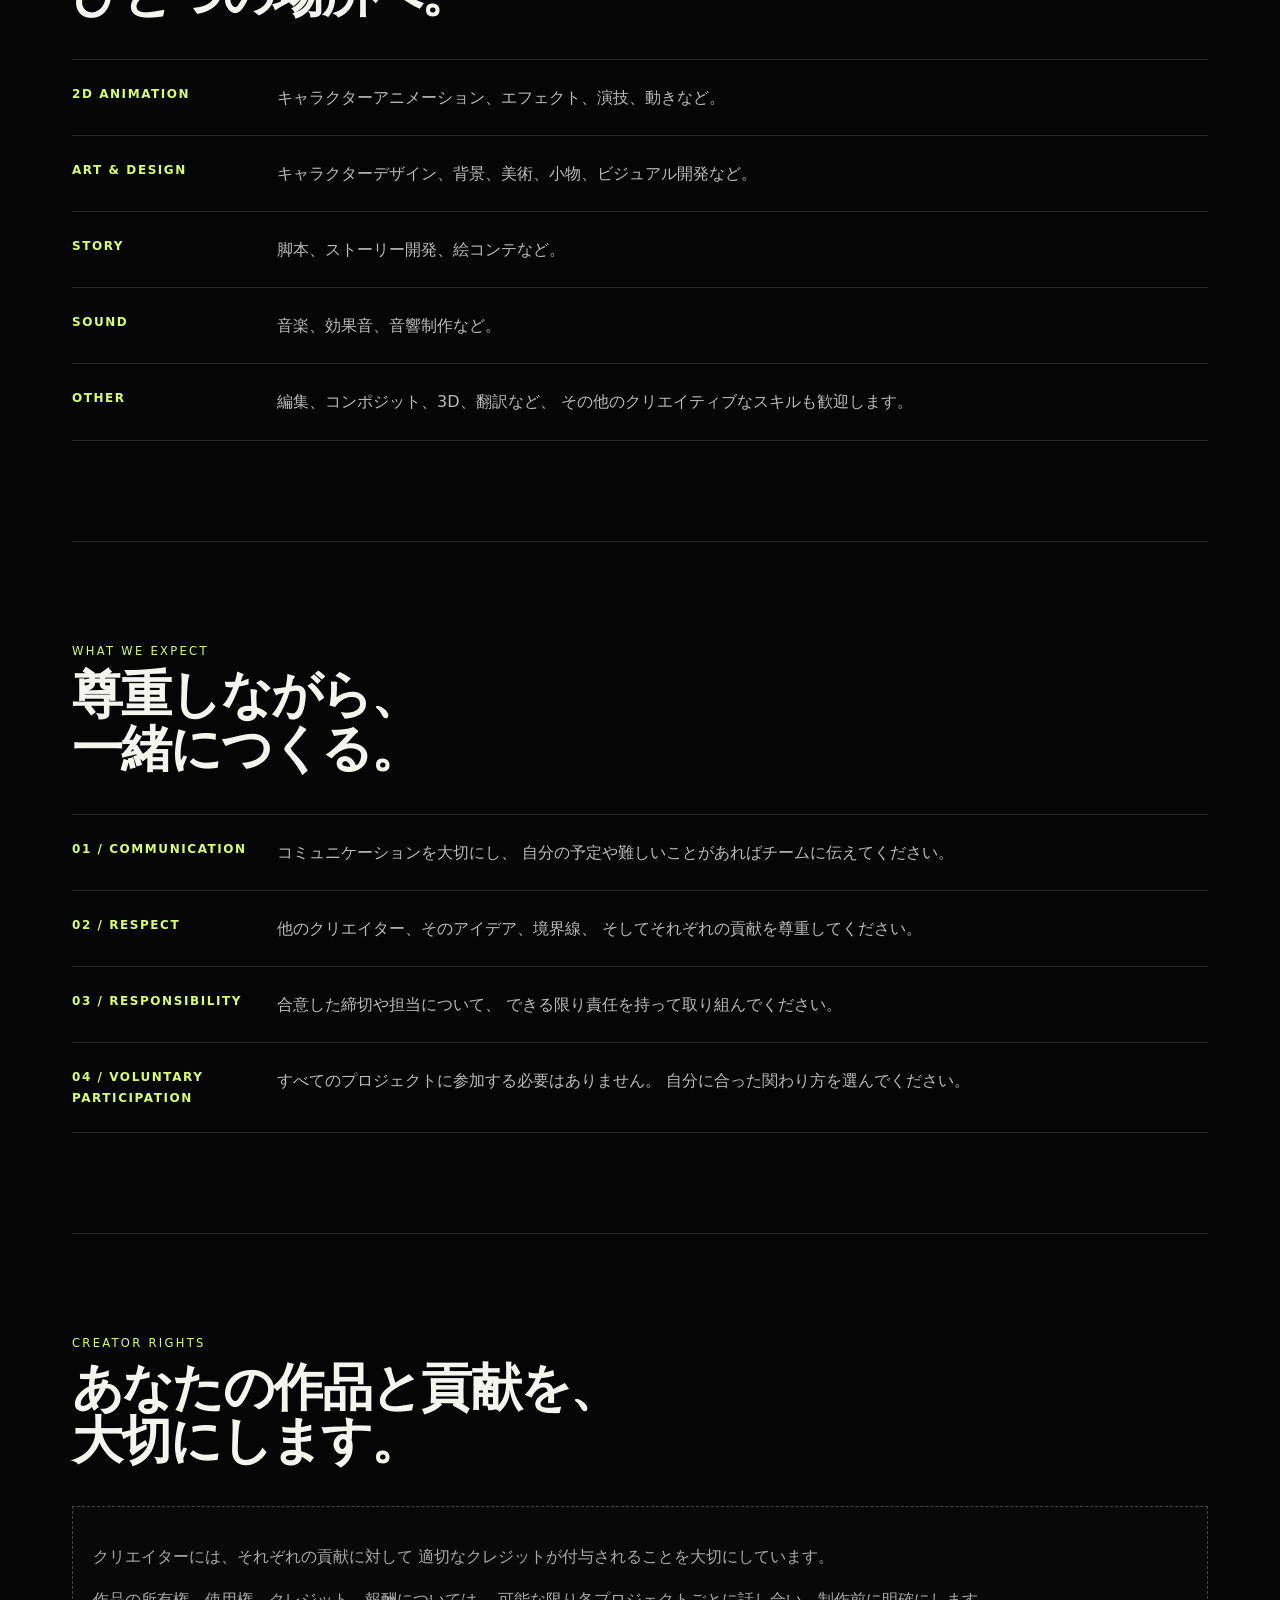
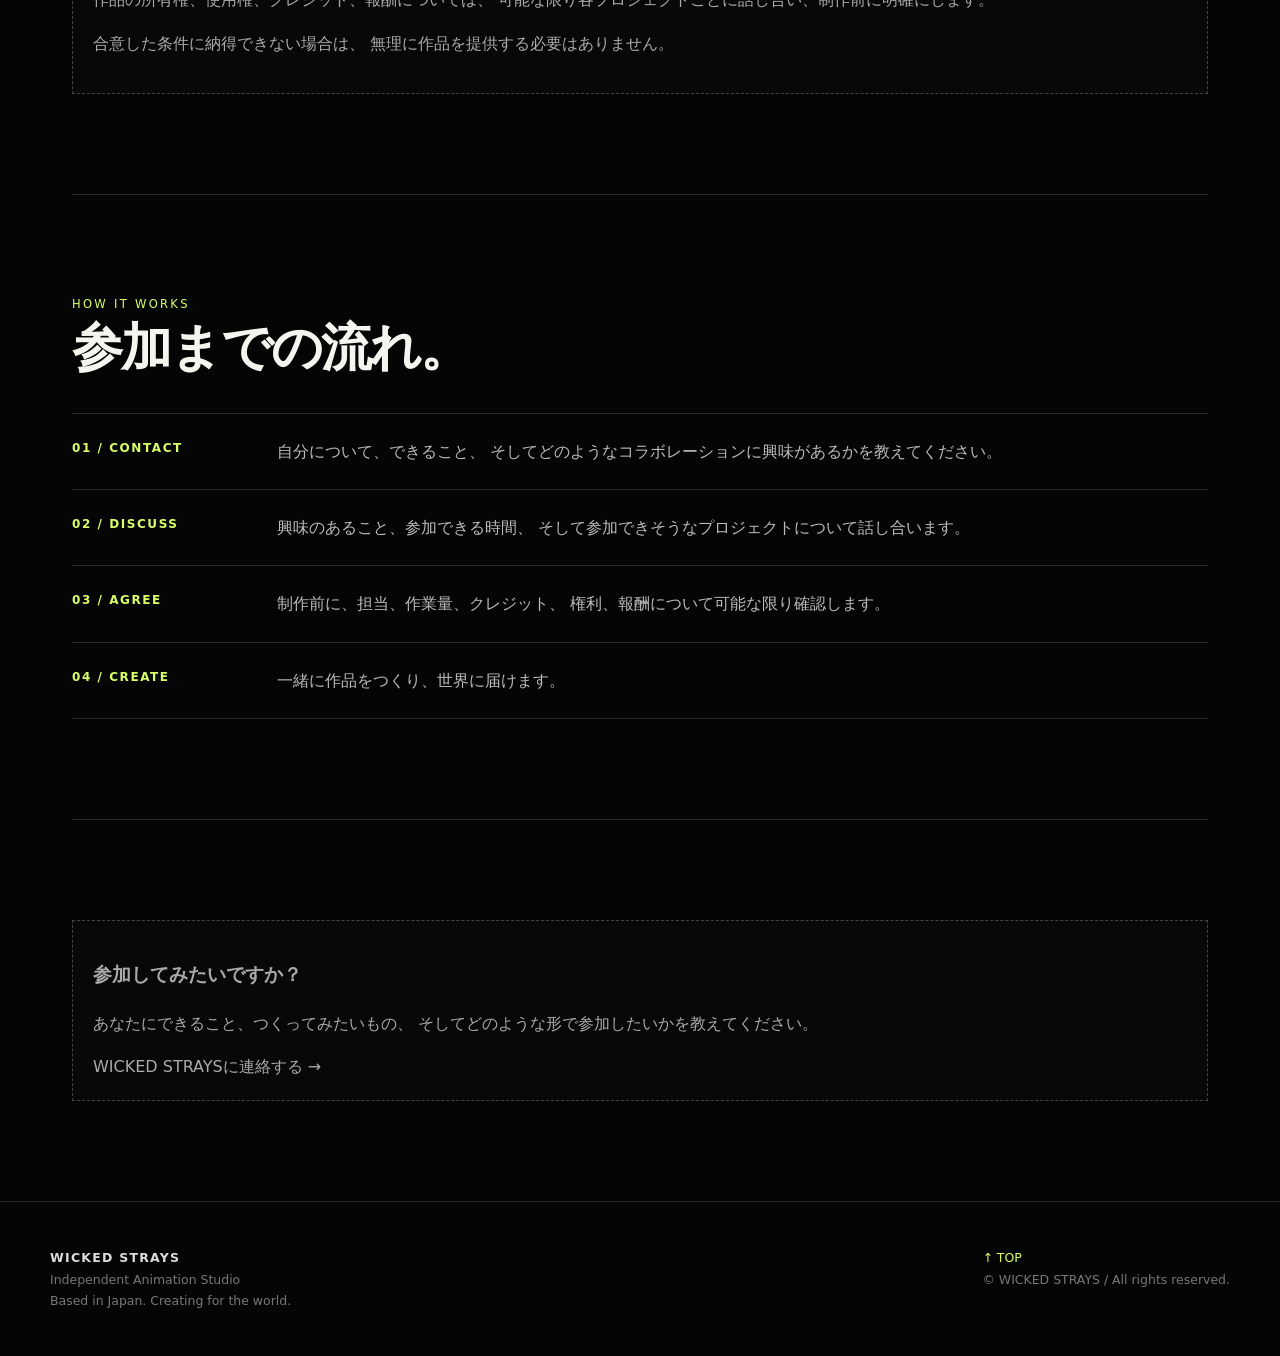
<file: jp/join.html>
<!doctype html>
<html lang="ja">
<head>
<meta charset="utf-8">
<meta name="viewport" content="width=device-width,initial-scale=1">
<title>WICKED STRAYS — WICKED STRAYSに参加する</title>
<meta name="description" content="すべてのプロジェクトに参加する必要はありません。自分に合った関わり方を選べます。">
<link rel="stylesheet" href="../css/style.css">
</head>
<body>
<header class="site-header">
<nav class="nav">
<a class="nav-logo" href="../index.html">WICKED STRAYS</a>
<button class="mobile-toggle" aria-expanded="false" aria-label="Open menu">MENU</button>
<div class="nav-links"><a class="" href="index.html">HOME</a><a class="" href="about.html">ABOUT</a><a class="" href="projects.html">PROJECTS</a><a class="active" href="join.html">JOIN</a><a class="" href="news.html">NEWS</a><a class="" href="contact.html">CONTACT</a><span class="lang"><a class="active" href="join.html">JP</a><i>/</i><a href="../join.html">EN</a></span></div>
</nav>
</header>
<main>

<section class="page-hero">
  <div class="eyebrow">Join</div>
  <h1>一緒に<br>つくろう。</h1>
  <p>
    経験は必須ではありません。英語が得意である必要もありません。
    大切なのは、コミュニケーション、相手への敬意、そして創作への意欲です。
  </p>
</section>

<section class="section">
  <div class="notice">
    <strong>現在、一部の活動は無償です</strong>
    <p>
      Wicked Straysは、まだ立ち上げ段階にあり、
      現在は十分な制作資金がありません。
    </p>
    <p>
      そのため、現段階での一部のコラボレーションや制作活動は、
      無償での参加となります。
    </p>
    <p>
      参加前に、この条件を明確にお伝えしています。
      参加は完全に任意ですので、
      条件に納得できる場合のみご参加ください。
    </p>
  </div>
</section>

<section class="section">
  <div class="grid">

    <article class="card">
      <span class="tag">Core Member</span>
      <h3>スタジオを一緒につくる。</h3>
      <p>
        スタジオの方向性や文化、複数のプロジェクトに
        継続的に関わるメンバー。
      </p>
    </article>

    <article class="card">
      <span class="tag">Project Member</span>
      <h3>ひとつの作品に参加する。</h3>
      <p>
        特定のプロジェクトや制作期間だけ参加するメンバー。
        すべての活動に参加する必要はありません。
      </p>
    </article>

    <article class="card">
      <span class="tag">Collaborator</span>
      <h3>自分の得意分野を持ち寄る。</h3>
      <p>
        音楽、声、背景、3D、コンポジット、翻訳など、
        特定のスキルを活かして参加するコラボレーター。
      </p>
    </article>

  </div>
</section>

<section class="section">
  <div class="section-head">
    <div>
      <div class="eyebrow">Who we're looking for</div>
      <h2>それぞれのスキルを、<br>ひとつの場所へ。</h2>
    </div>
  </div>

  <div class="list">

    <div class="list-item">
      <strong>2D ANIMATION</strong>
      <p>キャラクターアニメーション、エフェクト、演技、動きなど。</p>
    </div>

    <div class="list-item">
      <strong>ART & DESIGN</strong>
      <p>キャラクターデザイン、背景、美術、小物、ビジュアル開発など。</p>
    </div>

    <div class="list-item">
      <strong>STORY</strong>
      <p>脚本、ストーリー開発、絵コンテなど。</p>
    </div>

    <div class="list-item">
      <strong>SOUND</strong>
      <p>音楽、効果音、音響制作など。</p>
    </div>

    <div class="list-item">
      <strong>OTHER</strong>
      <p>
        編集、コンポジット、3D、翻訳など、
        その他のクリエイティブなスキルも歓迎します。
      </p>
    </div>

  </div>
</section>

<section class="section">
  <div class="section-head">
    <div>
      <div class="eyebrow">What we expect</div>
      <h2>尊重しながら、<br>一緒につくる。</h2>
    </div>
  </div>

  <div class="list">

    <div class="list-item">
      <strong>01 / COMMUNICATION</strong>
      <p>
        コミュニケーションを大切にし、
        自分の予定や難しいことがあればチームに伝えてください。
      </p>
    </div>

    <div class="list-item">
      <strong>02 / RESPECT</strong>
      <p>
        他のクリエイター、そのアイデア、境界線、
        そしてそれぞれの貢献を尊重してください。
      </p>
    </div>

    <div class="list-item">
      <strong>03 / RESPONSIBILITY</strong>
      <p>
        合意した締切や担当について、
        できる限り責任を持って取り組んでください。
      </p>
    </div>

    <div class="list-item">
      <strong>04 / VOLUNTARY PARTICIPATION</strong>
      <p>
        すべてのプロジェクトに参加する必要はありません。
        自分に合った関わり方を選んでください。
      </p>
    </div>

  </div>
</section>

<section class="section">
  <div class="section-head">
    <div>
      <div class="eyebrow">Creator Rights</div>
      <h2>あなたの作品と貢献を、<br>大切にします。</h2>
    </div>
  </div>

  <div class="notice">
    <p>
      クリエイターには、それぞれの貢献に対して
      適切なクレジットが付与されることを大切にしています。
    </p>

    <p>
      作品の所有権、使用権、クレジット、報酬については、
      可能な限り各プロジェクトごとに話し合い、制作前に明確にします。
    </p>

    <p>
      合意した条件に納得できない場合は、
      無理に作品を提供する必要はありません。
    </p>
  </div>
</section>

<section class="section">
  <div class="section-head">
    <div>
      <div class="eyebrow">How it works</div>
      <h2>参加までの流れ。</h2>
    </div>
  </div>

  <div class="list">

    <div class="list-item">
      <strong>01 / CONTACT</strong>
      <p>
        自分について、できること、
        そしてどのようなコラボレーションに興味があるかを教えてください。
      </p>
    </div>

    <div class="list-item">
      <strong>02 / DISCUSS</strong>
      <p>
        興味のあること、参加できる時間、
        そして参加できそうなプロジェクトについて話し合います。
      </p>
    </div>

    <div class="list-item">
      <strong>03 / AGREE</strong>
      <p>
        制作前に、担当、作業量、クレジット、
        権利、報酬について可能な限り確認します。
      </p>
    </div>

    <div class="list-item">
      <strong>04 / CREATE</strong>
      <p>
        一緒に作品をつくり、世界に届けます。
      </p>
    </div>

  </div>
</section>

<section class="section">
  <div class="notice">
    <h3>参加してみたいですか？</h3>
    <p>
      あなたにできること、つくってみたいもの、
      そしてどのような形で参加したいかを教えてください。
    </p>

    <a href="contact.html" class="news-link">
      WICKED STRAYSに連絡する →
    </a>
  </div>
</section>

</main>
<footer class="footer"><div class="footer-inner"><div><strong>WICKED STRAYS</strong><br>Independent Animation Studio<br>Based in Japan. Creating for the world.</div><div><a class="backtop" href="#">↑ TOP</a><br>© WICKED STRAYS / All rights reserved.</div></div></footer>
<script src="../js/script.js"></script>
</body>
</html>
</file>
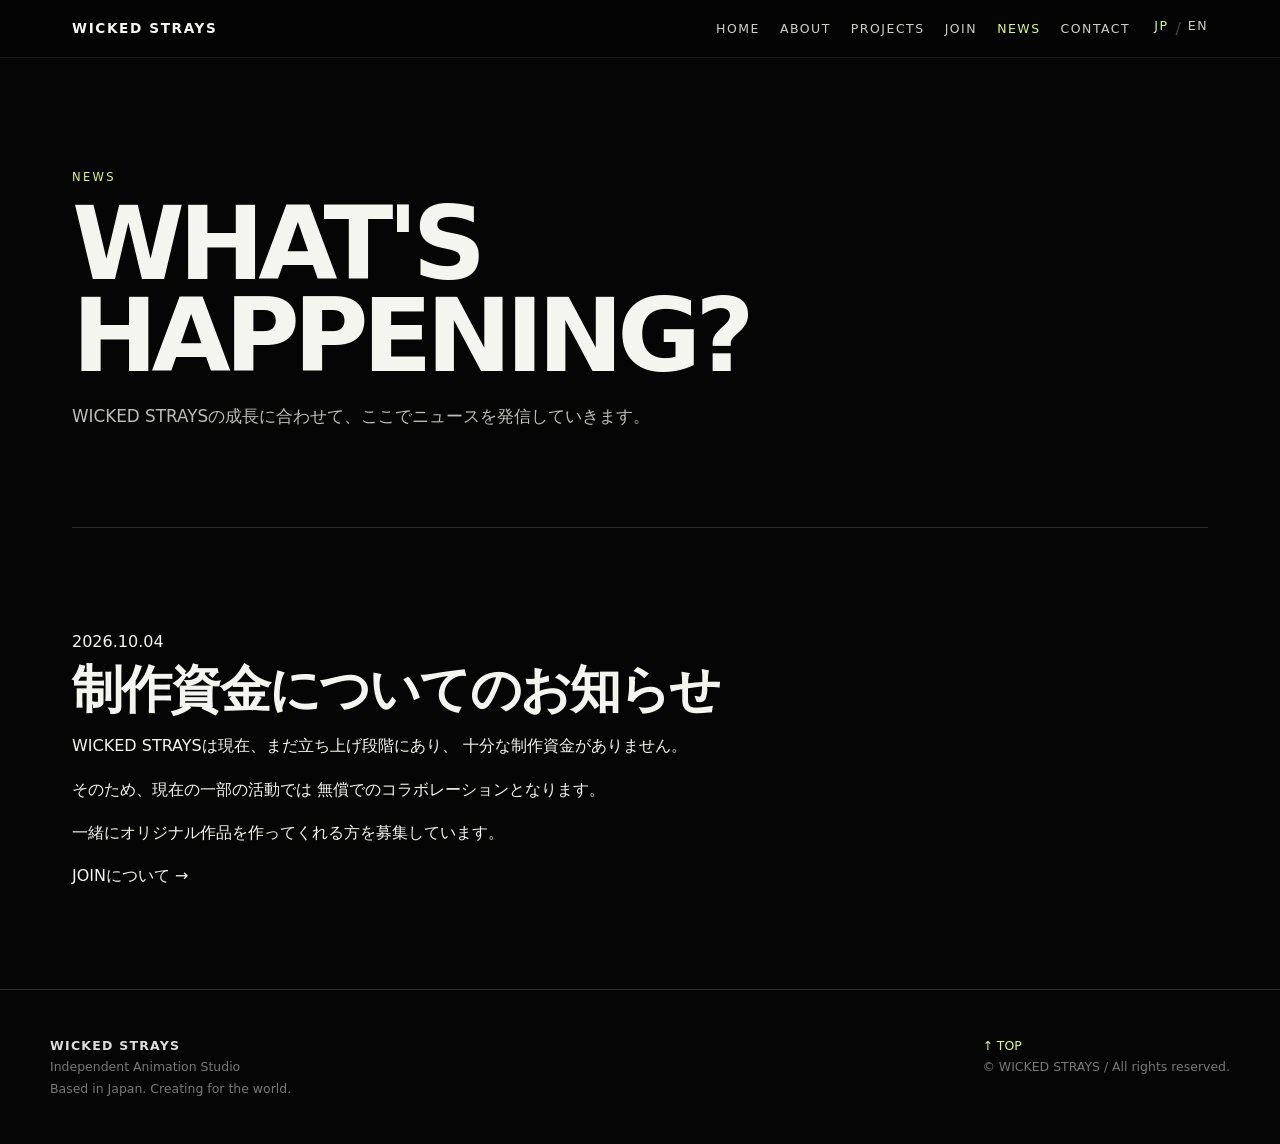
<file: jp/news.html>
<!doctype html>
<html lang="ja">
<head>
<meta charset="utf-8">
<meta name="viewport" content="width=device-width,initial-scale=1">
<title>WICKED STRAYS — スタジオニュース</title>
<meta name="description" content="発表、リリース、制作進捗、募集などを掲載します。">
<link rel="stylesheet" href="../css/style.css">
</head>
<body>
<header class="site-header">
<nav class="nav">
<a class="nav-logo" href="../index.html">WICKED STRAYS</a>
<button class="mobile-toggle" aria-expanded="false" aria-label="Open menu">MENU</button>
<div class="nav-links"><a class="" href="index.html">HOME</a><a class="" href="about.html">ABOUT</a><a class="" href="projects.html">PROJECTS</a><a class="" href="join.html">JOIN</a><a class="active" href="news.html">NEWS</a><a class="" href="contact.html">CONTACT</a><span class="lang"><a class="active" href="news.html">JP</a><i>/</i><a href="../news.html">EN</a></span></div>
</nav>
</header>
<main>
<section class="page-hero"><div class="eyebrow">News</div><h1>WHAT'S<br>HAPPENING?</h1><p>WICKED STRAYSの成長に合わせて、ここでニュースを発信していきます。</p></section>
<section class="section">

  <article class="news-item">

    <div class="news-date">2026.10.04</div>

    <h2>制作資金についてのお知らせ</h2>

    <p>
      WICKED STRAYSは現在、まだ立ち上げ段階にあり、
      十分な制作資金がありません。
    </p>

    <p>
      そのため、現在の一部の活動では
      無償でのコラボレーションとなります。
    </p>

    <p>
      一緒にオリジナル作品を作ってくれる方を募集しています。
    </p>

    <a href="join.html" class="news-link">JOINについて →</a>

  </article>

</section>
</main>
<footer class="footer"><div class="footer-inner"><div><strong>WICKED STRAYS</strong><br>Independent Animation Studio<br>Based in Japan. Creating for the world.</div><div><a class="backtop" href="#">↑ TOP</a><br>© WICKED STRAYS / All rights reserved.</div></div></footer>
<script src="../js/script.js"></script>
</body>
</html>
</file>
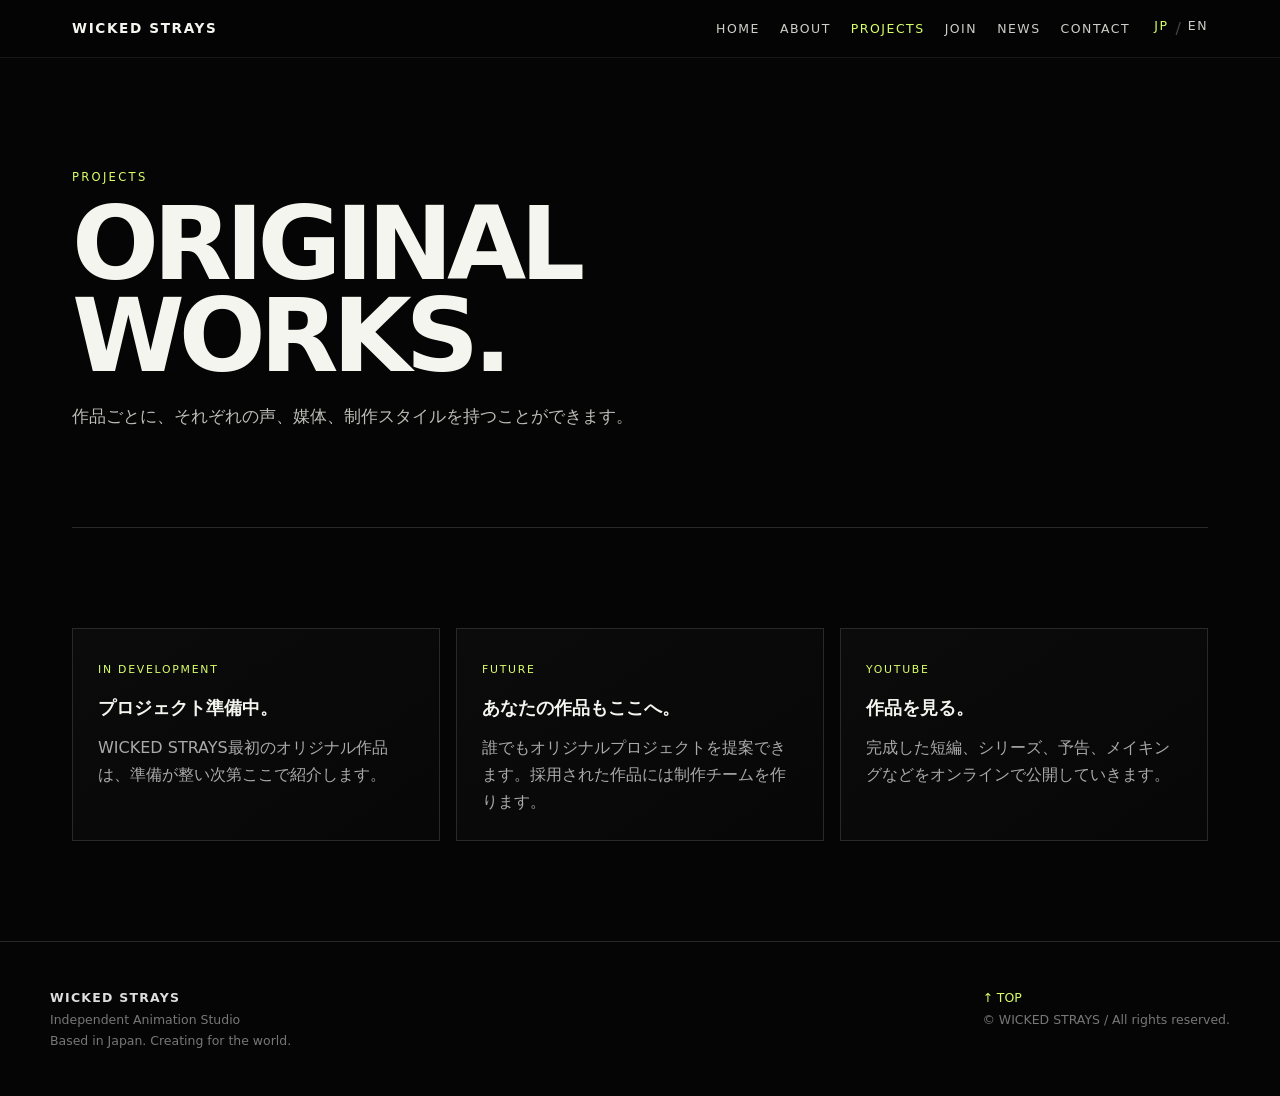
<file: jp/projects.html>
<!doctype html>
<html lang="ja">
<head>
<meta charset="utf-8">
<meta name="viewport" content="width=device-width,initial-scale=1">
<title>WICKED STRAYS — オリジナル作品</title>
<meta name="description" content="WICKED STRAYSで制作・開発する作品。">
<link rel="stylesheet" href="../css/style.css">
</head>
<body>
<header class="site-header">
<nav class="nav">
<a class="nav-logo" href="../index.html">WICKED STRAYS</a>
<button class="mobile-toggle" aria-expanded="false" aria-label="Open menu">MENU</button>
<div class="nav-links"><a class="" href="index.html">HOME</a><a class="" href="about.html">ABOUT</a><a class="active" href="projects.html">PROJECTS</a><a class="" href="join.html">JOIN</a><a class="" href="news.html">NEWS</a><a class="" href="contact.html">CONTACT</a><span class="lang"><a class="active" href="projects.html">JP</a><i>/</i><a href="../projects.html">EN</a></span></div>
</nav>
</header>
<main>
<section class="page-hero"><div class="eyebrow">Projects</div><h1>ORIGINAL<br>WORKS.</h1><p>作品ごとに、それぞれの声、媒体、制作スタイルを持つことができます。</p></section>
<section class="section"><div class="grid">
<article class="card"><span class="tag">In Development</span><h3>プロジェクト準備中。</h3><p>WICKED STRAYS最初のオリジナル作品は、準備が整い次第ここで紹介します。</p></article>
<article class="card"><span class="tag">Future</span><h3>あなたの作品もここへ。</h3><p>誰でもオリジナルプロジェクトを提案できます。採用された作品には制作チームを作ります。</p></article>
<article class="card"><span class="tag">YouTube</span><h3>作品を見る。</h3><p>完成した短編、シリーズ、予告、メイキングなどをオンラインで公開していきます。</p></article>
</div></section>
</main>
<footer class="footer"><div class="footer-inner"><div><strong>WICKED STRAYS</strong><br>Independent Animation Studio<br>Based in Japan. Creating for the world.</div><div><a class="backtop" href="#">↑ TOP</a><br>© WICKED STRAYS / All rights reserved.</div></div></footer>
<script src="../js/script.js"></script>
</body>
</html>
</file>
<file: css/style.css>
@import url('https://fonts.googleapis.com/css2?family=DM+Mono:wght@300;400;500&family=Space+Grotesk:wght@300;400;500;600;700&display=swap');:root{
  --bg:#050505;
  --panel:#0b0b0b;
  --text:#f5f5f0;
  --muted:#a5a5a0;
  --line:#292929;
  --accent:#d9ff68;
  --max:1180px;
}

*{
  box-sizing:border-box;
}

html{
  scroll-behavior:smooth;
}

body{
  margin:0;
  background:var(--bg);
  color:var(--text);
  font-family:Inter,system-ui,-apple-system,BlinkMacSystemFont,"Segoe UI",sans-serif;
  line-height:1.7;
}

a{
  color:inherit;
  text-decoration:none;
}

img{
  max-width:100%;
  display:block;
}


/* =========================
   HEADER
========================= */

.site-header{
  position:sticky;
  top:0;
  z-index:20;
  background:rgba(5,5,5,.88);
  backdrop-filter:blur(12px);
  border-bottom:1px solid rgba(255,255,255,.08);
}

.nav{
  max-width:var(--max);
  margin:auto;
  padding:15px 22px;
  display:flex;
  align-items:center;
  justify-content:space-between;
  gap:20px;
}

.nav-logo{
  font-weight:900;
  letter-spacing:.12em;
  font-size:.85rem;
}

.nav-links{
  display:flex;
  align-items:center;
  gap:20px;
  flex-wrap:wrap;
}

.nav-links a{
  font-size:.78rem;
  letter-spacing:.12em;
  text-transform:uppercase;
  color:#cfcfc9;
}

.nav-links a:hover,
.nav-links a.active{
  color:var(--accent);
}

.lang{
  display:inline-flex;
  gap:7px;
  margin-left:4px;
  color:#777;
}

.lang i{
  font-style:normal;
  color:#444;
}

.lang a.active{
  color:var(--accent);
}


/* =========================
   MAIN
========================= */

main{
  max-width:var(--max);
  margin:auto;
  padding:0 22px;
}


/* =========================
   HERO
========================= */

.hero{
  min-height:calc(100vh - 70px);
  display:grid;
  place-items:center;
  padding:60px 0 80px;
}

.hero-inner{
  text-align:center;
  width:min(900px,100%);
}


/* LOGO SIZE */

.hero-logo{
  width:min(440px,72vw);
  margin:0 auto 28px;
  filter:contrast(1.02);
}

.kicker{
  font-size:.78rem;
  letter-spacing:.25em;
  text-transform:uppercase;
  color:var(--muted);
  margin:0 0 16px;
}

.hero h1{
  font-size:clamp(2rem,5vw,4.5rem);
  line-height:1.05;
  margin:0 0 24px;
  letter-spacing:-.045em;
}

.hero h1 span{
  color:var(--accent);
}

.hero p{
  max-width:720px;
  margin:0 auto;
  color:#c4c4be;
  font-size:1.02rem;
}

.cta-row{
  display:flex;
  justify-content:center;
  gap:12px;
  flex-wrap:wrap;
  margin-top:32px;
}

.button{
  display:inline-block;
  padding:12px 18px;
  border:1px solid #555;
  text-transform:uppercase;
  letter-spacing:.12em;
  font-size:.75rem;
  transition:.2s ease;
}

.button.primary{
  background:var(--accent);
  color:#080808;
  border-color:var(--accent);
  font-weight:800;
}

.button:hover{
  transform:translateY(-2px);
}


/* =========================
   SECTIONS
========================= */

.section{
  padding:100px 0;
  border-top:1px solid var(--line);
}

.section-head{
  display:flex;
  justify-content:space-between;
  gap:30px;
  align-items:end;
  margin-bottom:38px;
}

.eyebrow{
  color:var(--accent);
  font-size:.72rem;
  letter-spacing:.2em;
  text-transform:uppercase;
}

h2{
  font-size:clamp(2rem,4vw,3.2rem);
  line-height:1.05;
  margin:7px 0 0;
  letter-spacing:-.035em;
}

.lead{
  max-width:700px;
  color:#bdbdb7;
}


/* =========================
   CARDS
========================= */

.grid{
  display:grid;
  grid-template-columns:repeat(3,1fr);
  gap:16px;
}

.card{
  border:1px solid var(--line);
  background:linear-gradient(145deg,#0b0b0b,#070707);
  padding:25px;
  min-height:180px;
}

.card h3{
  margin:0 0 10px;
  font-size:1.1rem;
}

.card p{
  margin:0;
  color:#aaa;
}

.card .tag{
  display:inline-block;
  color:var(--accent);
  font-size:.68rem;
  letter-spacing:.16em;
  text-transform:uppercase;
  margin-bottom:14px;
}


/* =========================
   MANIFESTO
========================= */

.manifesto{
  font-size:clamp(1.8rem,4vw,3.5rem);
  line-height:1.12;
  letter-spacing:-.04em;
  max-width:950px;
}

.manifesto em{
  color:var(--accent);
  font-style:normal;
}


/* =========================
   LIST
========================= */

.list{
  display:grid;
  gap:0;
  border-top:1px solid var(--line);
}

.list-item{
  display:grid;
  grid-template-columns:180px 1fr;
  gap:25px;
  padding:24px 0;
  border-bottom:1px solid var(--line);
}

.list-item strong{
  font-size:.75rem;
  letter-spacing:.13em;
  text-transform:uppercase;
  color:var(--accent);
}

.list-item p{
  margin:0;
  color:#bbb;
}


/* =========================
   INNER PAGES
========================= */

.page-hero{
  padding:110px 0 80px;
}

.page-hero h1{
  font-size:clamp(3rem,8vw,7rem);
  line-height:.9;
  letter-spacing:-.06em;
  margin:10px 0 20px;
}

.page-hero p{
  max-width:720px;
  color:#bdbdb7;
  font-size:1.05rem;
}

.notice{
  border:1px dashed #444;
  padding:20px;
  color:#aaa;
  background:#080808;
}


/* =========================
   FOOTER
========================= */

.footer{
  border-top:1px solid var(--line);
  padding:45px 22px;
}

.footer-inner{
  max-width:var(--max);
  margin:auto;
  display:flex;
  justify-content:space-between;
  gap:25px;
  flex-wrap:wrap;
  color:#777;
  font-size:.78rem;
}

.footer strong{
  color:#ddd;
  letter-spacing:.1em;
}

.backtop{
  color:var(--accent);
}


/* =========================
   MOBILE MENU
========================= */

.mobile-toggle{
  display:none;
}


/* =========================
   TABLET / MOBILE
========================= */

@media(max-width:800px){

  .nav{
    align-items:flex-start;
  }

  .mobile-toggle{
    display:block;
    border:1px solid #333;
    background:none;
    color:#fff;
    padding:8px 10px;
    cursor:pointer;
  }

  .nav-links{
    display:none;
    width:100%;
    padding-top:12px;
  }

  .nav-links.open{
    display:flex;
  }

  .nav{
    flex-wrap:wrap;
  }

  .grid{
    grid-template-columns:1fr;
  }

  .list-item{
    grid-template-columns:1fr;
    gap:7px;
  }

  .hero{
    min-height:auto;
    padding:50px 0 70px;
  }

  /* MOBILE LOGO */

  .hero-logo{
    width:min(320px,78vw);
    margin-bottom:24px;
  }

  .hero h1{
    font-size:clamp(2.2rem,10vw,3.5rem);
  }

  .section{
    padding:75px 0;
  }

  .page-hero{
    padding:80px 0 60px;
  }
}
</file>
